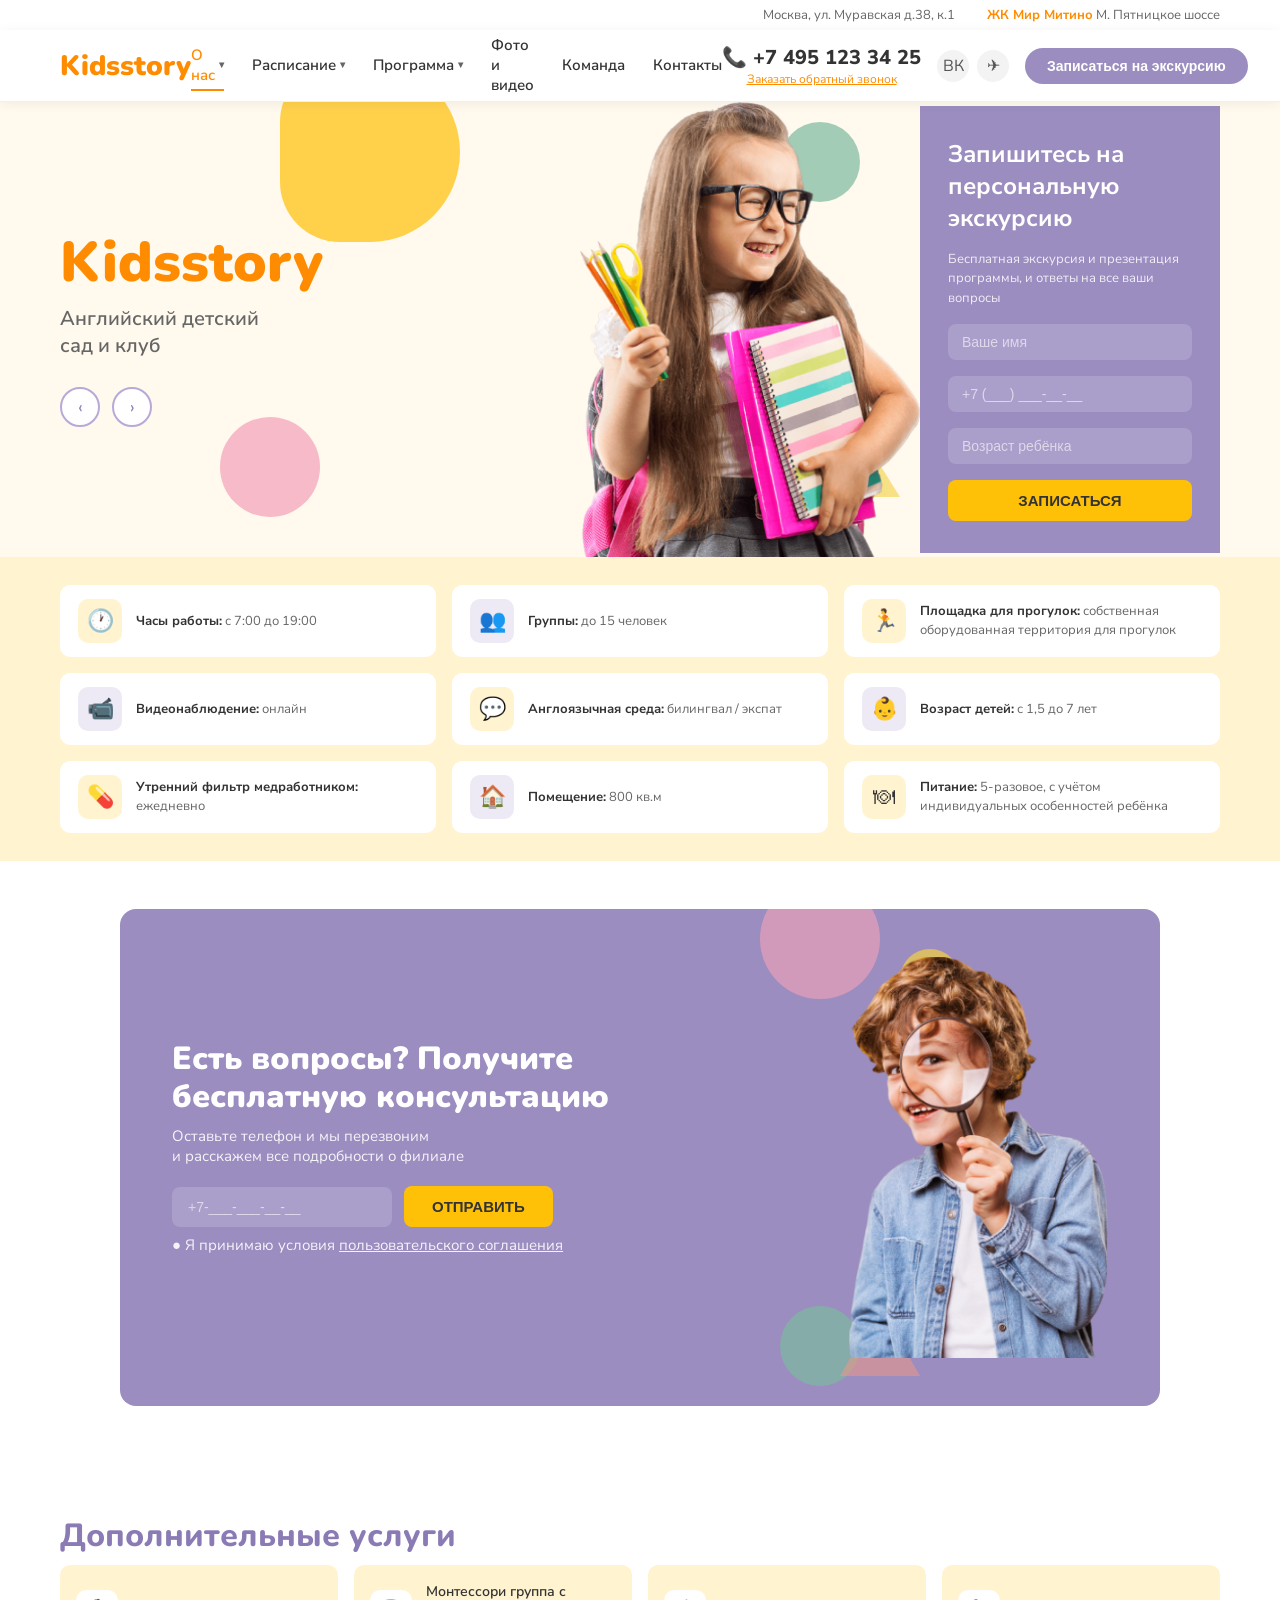
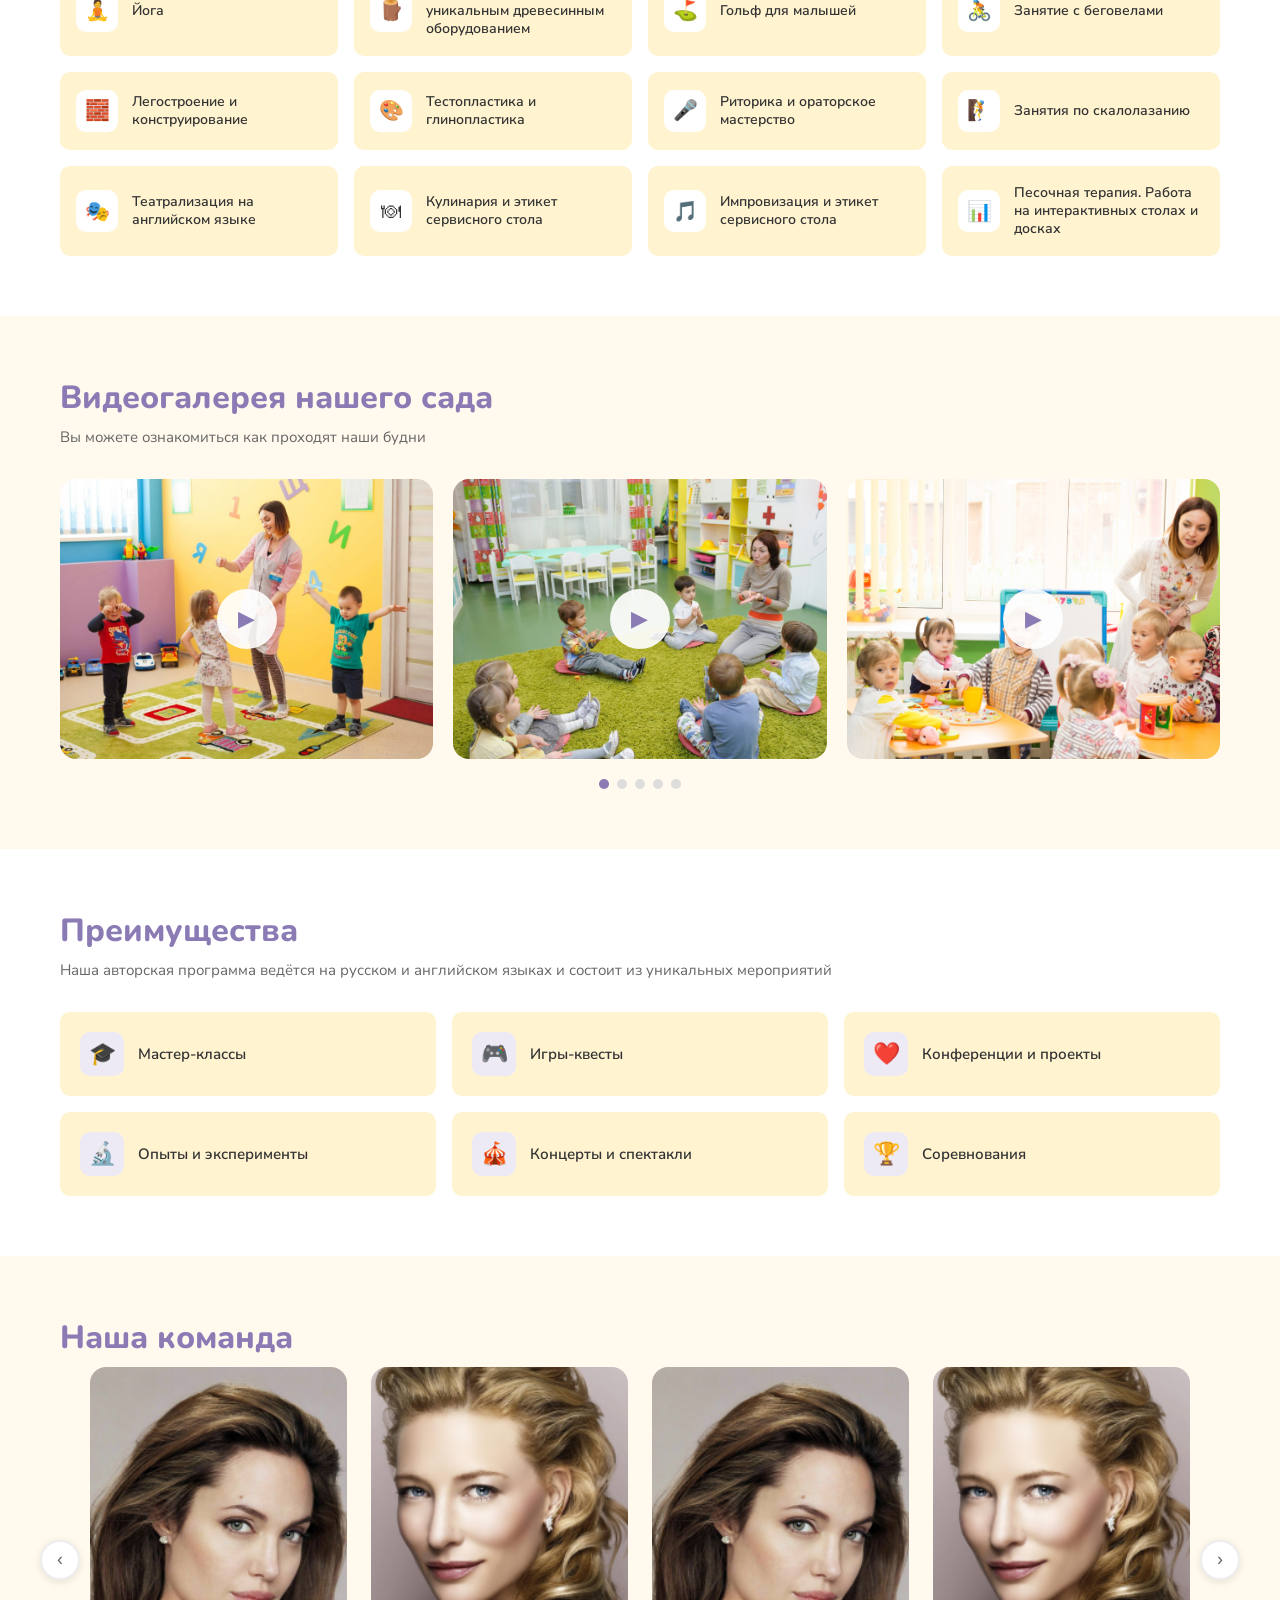
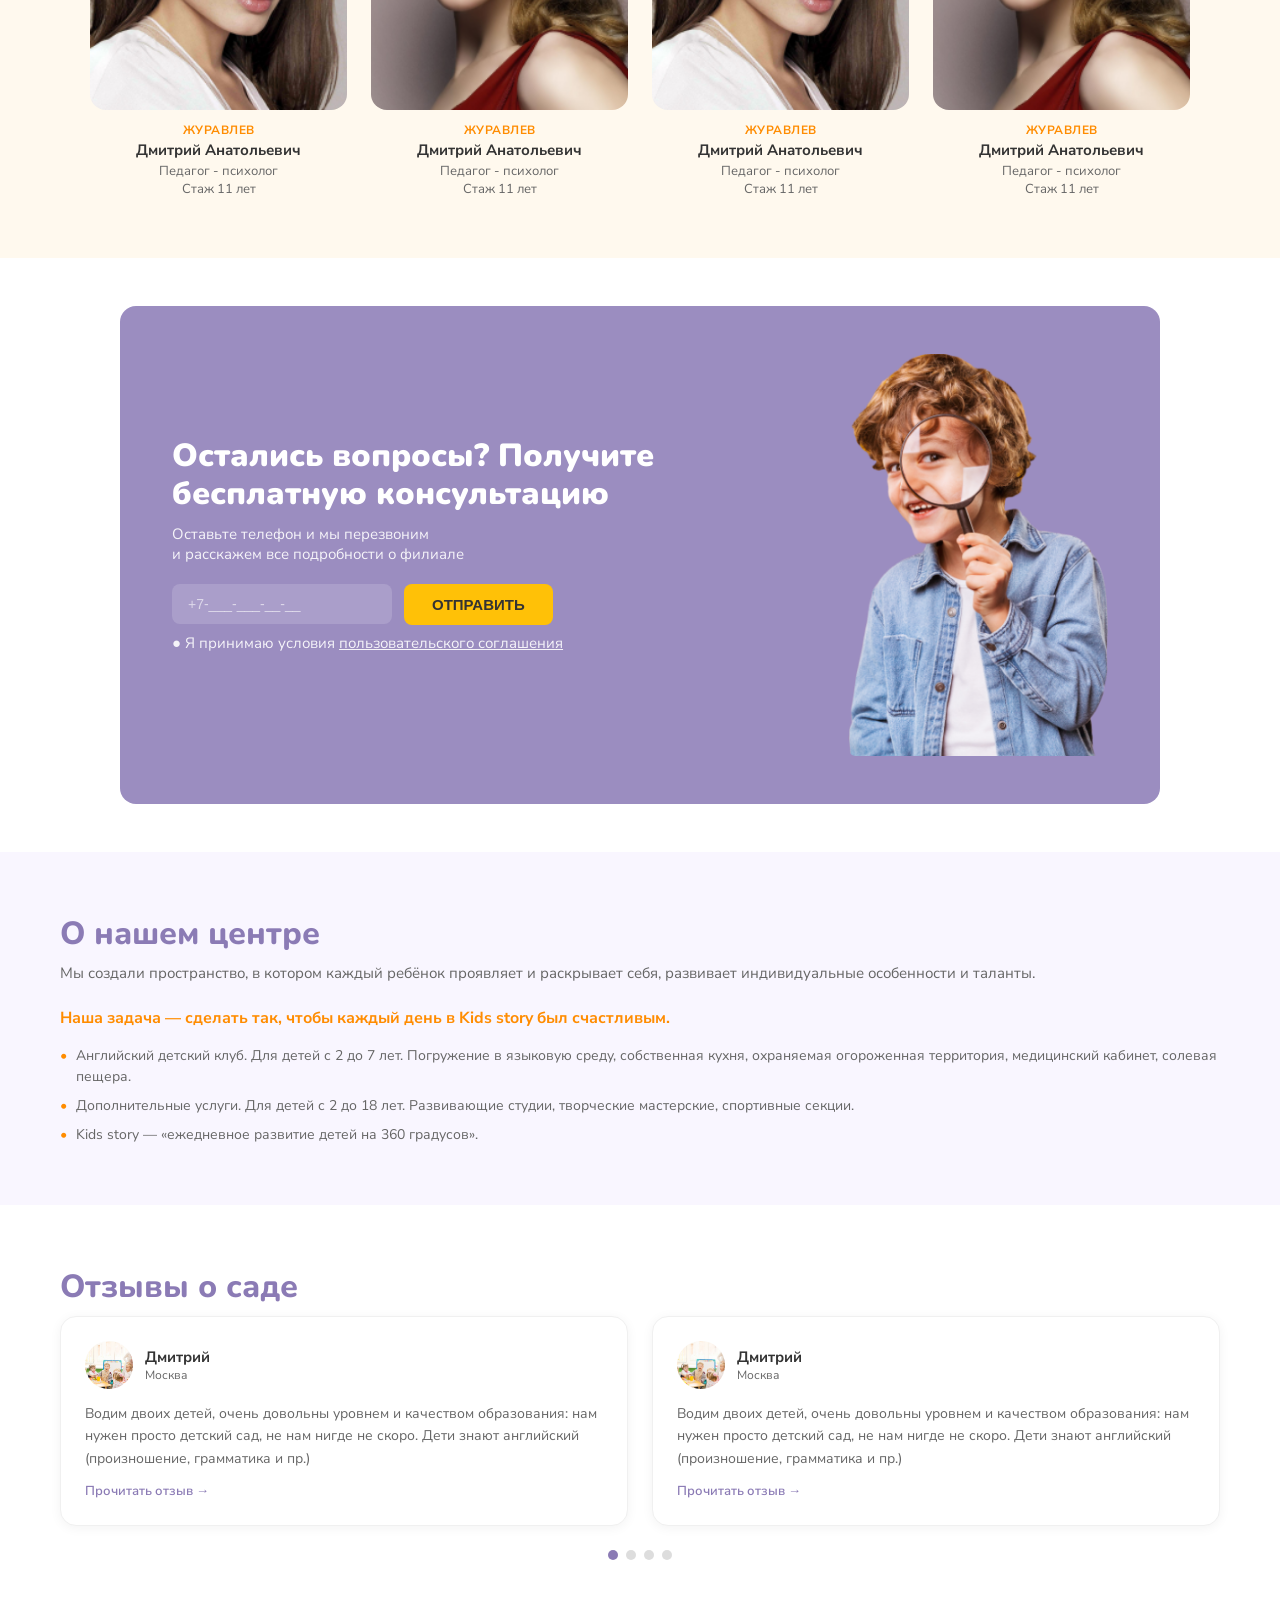
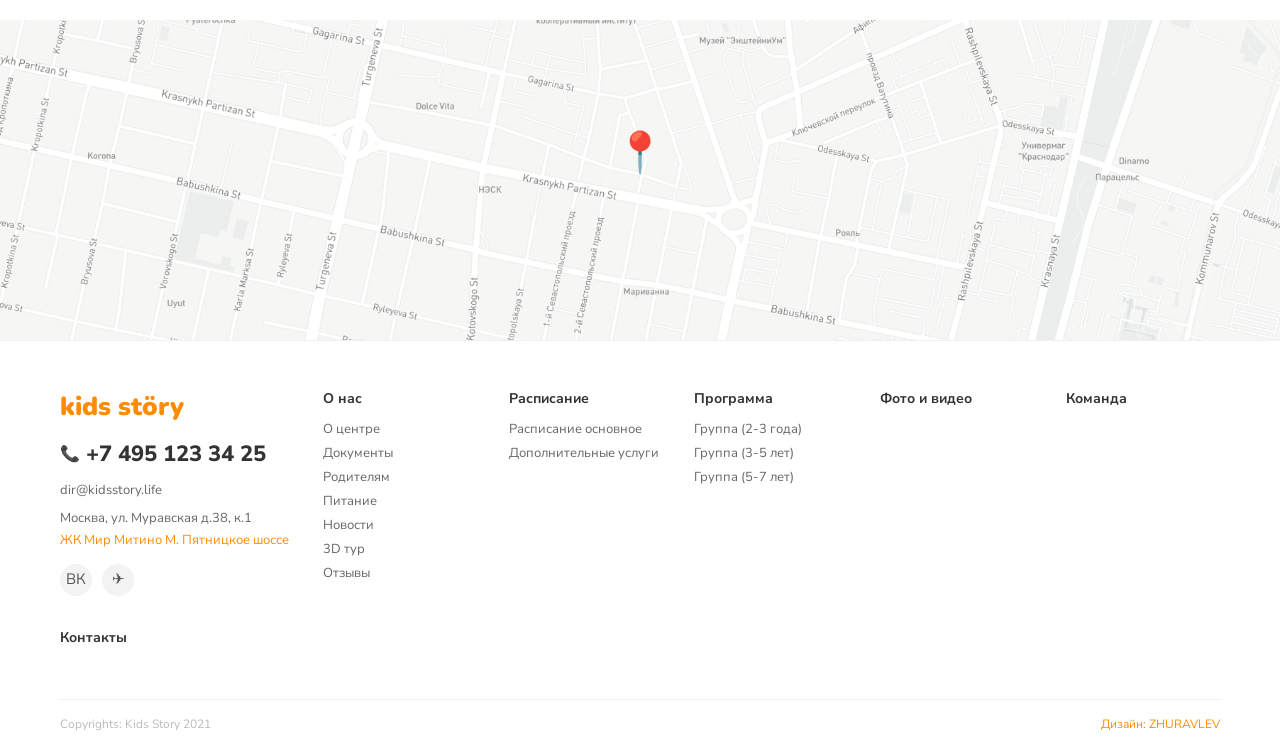
<file: index.html>
<!DOCTYPE html>
<html lang="ru">
<head>
<meta charset="UTF-8">
<meta name="viewport" content="width=device-width, initial-scale=1.0">
<title>Kids Story — Английский детский сад и клуб</title>
<link href="https://fonts.googleapis.com/css2?family=Nunito:wght@400;500;600;700;800;900&family=Nunito+Sans:wght@400;600;700&display=swap" rel="stylesheet">
<link rel="stylesheet" href="style.css">
<style>
  .hero { align-items: center; }
  .hero-img {
    align-self: center;
    display: flex;
    align-items: center;
    justify-content: center;
  }
  .hero-img img { display: block; margin: 0 auto; }
  .cta-banner { align-items: center; }
  .cta-banner-img {
    align-self: center;
    display: flex;
    align-items: center;
    justify-content: center;
  }
  .cta-banner-img img { display: block; margin: 0 auto; }
  .footer-col h3 { font-weight: 700; font-size: 14px; margin-bottom: 12px; }
</style>
</head>
<body>


<div class="topbar">
  <a href="#">Москва, ул. Муравская д.38, к.1</a>
  <a href="#"><strong>ЖК Мир Митино</strong> М. Пятницкое шоссе</a>
</div>


<header>
    <a href="index.html" class="logo">
        Kidsstory
    </a>

  <nav>
    <a href="index.html" class="nav-item active">О нас <span class="arrow">▾</span></a>
    <a href="raspisanie.html" class="nav-item">Расписание <span class="arrow">▾</span></a>
    <a href="services.html" class="nav-item">Программа <span class="arrow">▾</span></a>
    <a href="index.html#foto-video" class="nav-item">Фото и видео</a>
    <a href="index.html#komanda" class="nav-item">Команда</a>
    <a href="index.html#kontakty" class="nav-item">Контакты</a>
  </nav>

  <div class="header-right">
    <div class="phone-block">
      <div class="phone">📞 +7 495 123 34 25</div>
      <div class="callback">Заказать обратный звонок</div>
    </div>
    <div class="social-icons">
      <a href="#" title="ВКонтакте">ВК</a>
      <a href="#" title="Telegram">✈</a>
    </div>
    <button class="btn-excursion">Записаться на экскурсию</button>
  </div>
  <button class="hamburger" id="ham" onclick="toggleMenu()" aria-label="Меню">
    <span></span><span></span><span></span>
  </button>
</header>
<div class="mobile-menu" id="mobileMenu">
  <button class="mobile-menu-close" onclick="toggleMenu()">✕</button>
  <a href="index.html" onclick="toggleMenu()">О нас</a>
  <a href="raspisanie.html" onclick="toggleMenu()">Расписание</a>
  <a href="services.html" onclick="toggleMenu()">Программа</a>
  <a href="index.html#foto-video" onclick="toggleMenu()">Фото и видео</a>
  <a href="index.html#komanda" onclick="toggleMenu()">Команда</a>
  <a href="index.html#kontakty" onclick="toggleMenu()">Контакты</a>
  <button class="mob-btn" onclick="toggleMenu()">Записаться на экскурсию</button>
  <div class="mob-phone">📞 +7 495 123 34 25</div>
</div>


<div class="hero">
  <div class="hero-left">
    <h1><span>Kidsstory</span></h1>
    <p class="hero-subtitle">Английский детский<br>сад и клуб</p>
    <div class="slider-controls">
      <div class="slider-btn">‹</div>
      <div class="slider-btn">›</div>
    </div>
  </div>


  <div class="hero-shape shape-yellow"></div>
  <div class="hero-shape shape-pink"></div>
  <div class="hero-shape shape-green"></div>
  <div class="shape-triangle"></div>

  <div class="hero-img">
    <img src="images/img_5_1614600055_48-p-shkola-na-belom-fone-61_1.png" alt="Ребёнок">
  </div>

  <div class="hero-form">
    <h2>Запишитесь на персональную экскурсию</h2>
    <p>Бесплатная экскурсия и презентация программы, и ответы на все ваши вопросы</p>
    <div class="form-group"><input type="text" placeholder="Ваше имя"></div>
    <div class="form-group"><input type="tel" placeholder="+7 (___) ___-__-__"></div>
    <div class="form-group"><input type="text" placeholder="Возраст ребёнка"></div>
    <button class="btn-submit">ЗАПИСАТЬСЯ</button>
  </div>
</div>


<div class="info-row">
  <div class="info-grid">
    <div class="info-item">
      <div class="info-icon icon-yellow">🕐</div>
      <div class="info-item-text"><strong>Часы работы:</strong> <span>с 7:00 до 19:00</span></div>
    </div>
    <div class="info-item">
      <div class="info-icon icon-purple">👥</div>
      <div class="info-item-text"><strong>Группы:</strong> <span>до 15 человек</span></div>
    </div>
    <div class="info-item">
      <div class="info-icon icon-yellow">🏃</div>
      <div class="info-item-text"><strong>Площадка для прогулок:</strong> <span>собственная оборудованная территория для прогулок</span></div>
    </div>
    <div class="info-item">
      <div class="info-icon icon-purple">📹</div>
      <div class="info-item-text"><strong>Видеонаблюдение:</strong> <span>онлайн</span></div>
    </div>
    <div class="info-item">
      <div class="info-icon icon-yellow">💬</div>
      <div class="info-item-text"><strong>Англоязычная среда:</strong> <span>билингвал / экспат</span></div>
    </div>
    <div class="info-item">
      <div class="info-icon icon-purple">👶</div>
      <div class="info-item-text"><strong>Возраст детей:</strong> <span>с 1,5 до 7 лет</span></div>
    </div>
    <div class="info-item">
      <div class="info-icon icon-yellow">💊</div>
      <div class="info-item-text"><strong>Утренний фильтр медработником:</strong> <span>ежедневно</span></div>
    </div>
    <div class="info-item">
      <div class="info-icon icon-purple">🏠</div>
      <div class="info-item-text"><strong>Помещение:</strong> <span>800 кв.м</span></div>
    </div>
    <div class="info-item">
      <div class="info-icon icon-yellow">🍽</div>
      <div class="info-item-text"><strong>Питание:</strong> <span>5-разовое, с учётом индивидуальных особенностей ребёнка</span></div>
    </div>
  </div>
</div>


<div class="cta-wrap-outer" style="padding: 48px 60px; background: #fff;">
  <div class="cta-banner">
    <div class="cta-shape-1"></div>
    <div class="cta-shape-2"></div>
    <div class="cta-shape-3"></div>
    <div class="cta-triangle"></div>
    <div class="cta-banner-text">
      <h2>Есть вопросы? Получите<br>бесплатную консультацию</h2>
      <p>Оставьте телефон и мы перезвоним<br>и расскажем все подробности о филиале</p>
      <div class="cta-form">
        <input type="tel" placeholder="+7-___-___-__-__">
        <button class="btn-submit" style="width:auto;padding:12px 28px;">ОТПРАВИТЬ</button>
      </div>
      <p class="privacy-note">● Я принимаю условия <a href="#">пользовательского соглашения</a></p>
    </div>
    <div class="cta-banner-img">
      <img src="images/img_6_Positive_curious_schoolboy_in_casual_wear_looking_.png" alt="Ребёнок с лупой">
    </div>
  </div>
</div>


<section>
  <h2 class="section-title">Дополнительные услуги</h2>
  <div class="services-grid">
    <div class="service-card">
      <div class="service-icon">🧘</div>
      <span>Йога</span>
    </div>
    <div class="service-card">
      <div class="service-icon">🪵</div>
      <span>Монтессори группа с уникальным древесинным оборудованием</span>
    </div>
    <div class="service-card">
      <div class="service-icon">⛳</div>
      <span>Гольф для малышей</span>
    </div>
    <div class="service-card">
      <div class="service-icon">🚴</div>
      <span>Занятие с беговелами</span>
    </div>
    <div class="service-card">
      <div class="service-icon">🧱</div>
      <span>Легостроение и конструирование</span>
    </div>
    <div class="service-card">
      <div class="service-icon">🎨</div>
      <span>Тестопластика и глинопластика</span>
    </div>
    <div class="service-card">
      <div class="service-icon">🎤</div>
      <span>Риторика и ораторское мастерство</span>
    </div>
    <div class="service-card">
      <div class="service-icon">🧗</div>
      <span>Занятия по скалолазанию</span>
    </div>
    <div class="service-card">
      <div class="service-icon">🎭</div>
      <span>Театрализация на английском языке</span>
    </div>
    <div class="service-card">
      <div class="service-icon">🍽</div>
      <span>Кулинария и этикет сервисного стола</span>
    </div>
    <div class="service-card">
      <div class="service-icon">🎵</div>
      <span>Импровизация и этикет сервисного стола</span>
    </div>
    <div class="service-card">
      <div class="service-icon">📊</div>
      <span>Песочная терапия. Работа на интерактивных столах и досках</span>
    </div>
  </div>
</section>


<section class="gallery-section" id="foto-video">
  <h2 class="section-title">Видеогалерея нашего сада</h2>
  <p class="section-subtitle">Вы можете ознакомиться как проходят наши будни</p>
  <div class="video-grid">
    <div class="video-thumb">
      <img src="images/img_2_8162774360354054_4c1e_1.png" alt="Галерея 1">
      <div class="play-btn"><div class="play-btn-circle">▶</div></div>
    </div>
    <div class="video-thumb">
      <img src="images/img_21_vospitatel_dolzhen_2.png" alt="Галерея 2">
      <div class="play-btn"><div class="play-btn-circle">▶</div></div>
    </div>
    <div class="video-thumb">
      <img src="images/img_22_1532352878_2.png" alt="Галерея 3">
      <div class="play-btn"><div class="play-btn-circle">▶</div></div>
    </div>
  </div>
  <div class="dots">
    <div class="dot active"></div>
    <div class="dot"></div>
    <div class="dot"></div>
    <div class="dot"></div>
    <div class="dot"></div>
  </div>
</section>


<section>
  <h2 class="section-title">Преимущества</h2>
  <p class="section-subtitle">Наша авторская программа ведётся на русском и английском языках и состоит из уникальных мероприятий</p>
  <div class="advantages-grid">
    <div class="adv-card">
      <div class="adv-icon">🎓</div>
      <span>Мастер-классы</span>
    </div>
    <div class="adv-card">
      <div class="adv-icon">🎮</div>
      <span>Игры-квесты</span>
    </div>
    <div class="adv-card">
      <div class="adv-icon">❤️</div>
      <span>Конференции и проекты</span>
    </div>
    <div class="adv-card">
      <div class="adv-icon">🔬</div>
      <span>Опыты и эксперименты</span>
    </div>
    <div class="adv-card">
      <div class="adv-icon">🎪</div>
      <span>Концерты и спектакли</span>
    </div>
    <div class="adv-card">
      <div class="adv-icon">🏆</div>
      <span>Соревнования</span>
    </div>
  </div>
</section>


<section style="background: var(--bg-cream);" id="komanda">
  <h2 class="section-title">Наша команда</h2>
  <div style="position: relative; padding: 0 30px;">
    <button class="slider-arrow left">‹</button>
    <div class="team-slider">
      <div class="team-card">
        <div class="team-photo"><img src="images/img_9_Angelina_Jolie_2018_Actress_HD_Posters_2560x1920_1.png" alt="Педагог"></div>
        <div class="team-name">ЖУРАВЛЕВ</div>
        <div class="team-fullname">Дмитрий Анатольевич</div>
        <div class="team-role">Педагог - психолог</div>
        <div class="team-exp">Стаж 11 лет</div>
      </div>
      <div class="team-card">
        <div class="team-photo"><img src="images/img_10_celebrity-girls-wallpapers-1920x1200-00011_1.png" alt="Педагог"></div>
        <div class="team-name">ЖУРАВЛЕВ</div>
        <div class="team-fullname">Дмитрий Анатольевич</div>
        <div class="team-role">Педагог - психолог</div>
        <div class="team-exp">Стаж 11 лет</div>
      </div>
      <div class="team-card">
        <div class="team-photo"><img src="images/img_9_Angelina_Jolie_2018_Actress_HD_Posters_2560x1920_1.png" alt="Педагог"></div>
        <div class="team-name">ЖУРАВЛЕВ</div>
        <div class="team-fullname">Дмитрий Анатольевич</div>
        <div class="team-role">Педагог - психолог</div>
        <div class="team-exp">Стаж 11 лет</div>
      </div>
      <div class="team-card">
        <div class="team-photo"><img src="images/img_10_celebrity-girls-wallpapers-1920x1200-00011_1.png" alt="Педагог"></div>
        <div class="team-name">ЖУРАВЛЕВ</div>
        <div class="team-fullname">Дмитрий Анатольевич</div>
        <div class="team-role">Педагог - психолог</div>
        <div class="team-exp">Стаж 11 лет</div>
      </div>
    </div>
    <button class="slider-arrow right">›</button>
  </div>
</section>


<div class="cta-wrap-outer" style="padding: 48px 60px; background: #fff;">
  <div class="cta-banner" style="background: #9B8DC0;">
    <div class="cta-banner-text">
      <h2>Остались вопросы? Получите<br>бесплатную консультацию</h2>
      <p>Оставьте телефон и мы перезвоним<br>и расскажем все подробности о филиале</p>
      <div class="cta-form">
        <input type="tel" placeholder="+7-___-___-__-__">
        <button class="btn-submit" style="width:auto;padding:12px 28px;">ОТПРАВИТЬ</button>
      </div>
      <p class="privacy-note">● Я принимаю условия <a href="#">пользовательского соглашения</a></p>
    </div>
    <div class="cta-banner-img">
      <img src="images/img_6_Positive_curious_schoolboy_in_casual_wear_looking_.png" alt="Девочка со школьными принадлежностями">
    </div>
  </div>
</div>


<section class="about-section">
  <h2 class="section-title">О нашем центре</h2>
  <p style="margin-bottom:24px; font-size:15px; color:var(--text-light);">
    Мы создали пространство, в котором каждый ребёнок проявляет и раскрывает себя, развивает индивидуальные особенности и таланты.
  </p>
  <p class="mission" style="color:var(--orange); font-weight:700; margin-bottom:16px;">Наша задача — сделать так, чтобы каждый день в Kids story был счастливым.</p>
  <ul style="display:flex; flex-direction:column; gap:8px; margin-top:12px;">
    <li style="font-size:14px; color:var(--text-light); padding-left:16px; position:relative; line-height:1.5;">
      <span style="position:absolute;left:0;color:var(--orange);">•</span>
      Английский детский клуб. Для детей с 2 до 7 лет. Погружение в языковую среду, собственная кухня, охраняемая огороженная территория, медицинский кабинет, солевая пещера.
    </li>
    <li style="font-size:14px; color:var(--text-light); padding-left:16px; position:relative; line-height:1.5;">
      <span style="position:absolute;left:0;color:var(--orange);">•</span>
      Дополнительные услуги. Для детей с 2 до 18 лет. Развивающие студии, творческие мастерские, спортивные секции.
    </li>
    <li style="font-size:14px; color:var(--text-light); padding-left:16px; position:relative; line-height:1.5;">
      <span style="position:absolute;left:0;color:var(--orange);">•</span>
      Kids story — «ежедневное развитие детей на 360 градусов».
    </li>
  </ul>
</section>


<section id="otzyvy">
  <h2 class="section-title">Отзывы о саде</h2>
  <div class="reviews-grid">
    <div class="review-card">
      <div class="review-header">
        <div class="reviewer-avatar">
          <img src="images/img_22_1532352878_2.png" alt="Дмитрий">
        </div>
        <div>
          <div class="reviewer-name">Дмитрий</div>
          <div class="reviewer-city">Москва</div>
        </div>
      </div>
      <p class="review-text">
        Водим двоих детей, очень довольны уровнем и качеством образования: нам нужен просто детский сад, не нам нигде не скоро. Дети знают английский (произношение, грамматика и пр.)
      </p>
      <a href="#" class="review-link">Прочитать отзыв →</a>
    </div>
    <div class="review-card">
      <div class="review-header">
        <div class="reviewer-avatar">
          <img src="images/img_24_1532352878_1.png" alt="Дмитрий">
        </div>
        <div>
          <div class="reviewer-name">Дмитрий</div>
          <div class="reviewer-city">Москва</div>
        </div>
      </div>
      <p class="review-text">
        Водим двоих детей, очень довольны уровнем и качеством образования: нам нужен просто детский сад, не нам нигде не скоро. Дети знают английский (произношение, грамматика и пр.)
      </p>
      <a href="#" class="review-link">Прочитать отзыв →</a>
    </div>
  </div>
  <div class="dots" style="margin-top:24px;">
    <div class="dot active"></div>
    <div class="dot"></div>
    <div class="dot"></div>
    <div class="dot"></div>
  </div>
</section>


<div class="map-section" id="kontakty">
  <div class="map-placeholder">
    <img src="images/img_4_Mapsicle_Map.png" alt="Карта">
    <div class="map-pin">📍</div>
  </div>
</div>


<footer>
  <div class="footer-top">
    <div>
      <div class="footer-logo">kids störy</div>
      <div class="footer-contact">
        <div class="big-phone">+7 495 123 34 25</div>
        <div style="margin-top:6px;">dir@kidsstory.life</div>
        <div style="margin-top:6px;">Москва, ул. Муравская д.38, к.1<br><a href="#">ЖК Мир Митино М. Пятницкое шоссе</a></div>
        <div class="footer-social">
          <a href="https://vk.com/" title="ВКонтакте" target="_blank" rel="noopener noreferrer">ВК</a>
          <a href="#" title="Telegram">✈</a>
        </div>
      </div>
    </div>
    <div class="footer-col">
      <h3>О нас</h3>
      <ul>
        <li><a href="index.html">О центре</a></li>
        <li><a href="#">Документы</a></li>
        <li><a href="#">Родителям</a></li>
        <li><a href="#">Питание</a></li>
        <li><a href="#">Новости</a></li>
        <li><a href="#">3D тур</a></li>
        <li><a href="index.html#otzyvy">Отзывы</a></li>
      </ul>
    </div>
    <div class="footer-col">
      <h3>Расписание</h3>
      <ul>
        <li><a href="raspisanie.html">Расписание основное</a></li>
        <li><a href="services.html">Дополнительные услуги</a></li>
      </ul>
    </div>
    <div class="footer-col">
      <h3>Программа</h3>
      <ul>
        <li><a href="#">Группа (2-3 года)</a></li>
        <li><a href="#">Группа (3-5 лет)</a></li>
        <li><a href="#">Группа (5-7 лет)</a></li>
      </ul>
    </div>
    <div class="footer-col">
      <h3>Фото и видео</h3>
      <ul></ul>
    </div>
    <div class="footer-col">
      <h3>Команда</h3>
      <ul></ul>
    </div>
    <div class="footer-col">
      <h3>Контакты</h3>
      <ul></ul>
    </div>
  </div>
  <div class="footer-bottom">
    <p>Copyrights: Kids Story 2021</p>
    <a href="#">Дизайн: ZHURAVLEV</a>
  </div>
</footer>

<script>
function toggleMenu(){
  var m=document.getElementById("mobileMenu");
  var h=document.getElementById("ham");
  m.classList.toggle("open");
  h.classList.toggle("open");
  document.body.style.overflow=m.classList.contains("open")?"hidden":"";
}
</script>
</body>
</html>
</file>
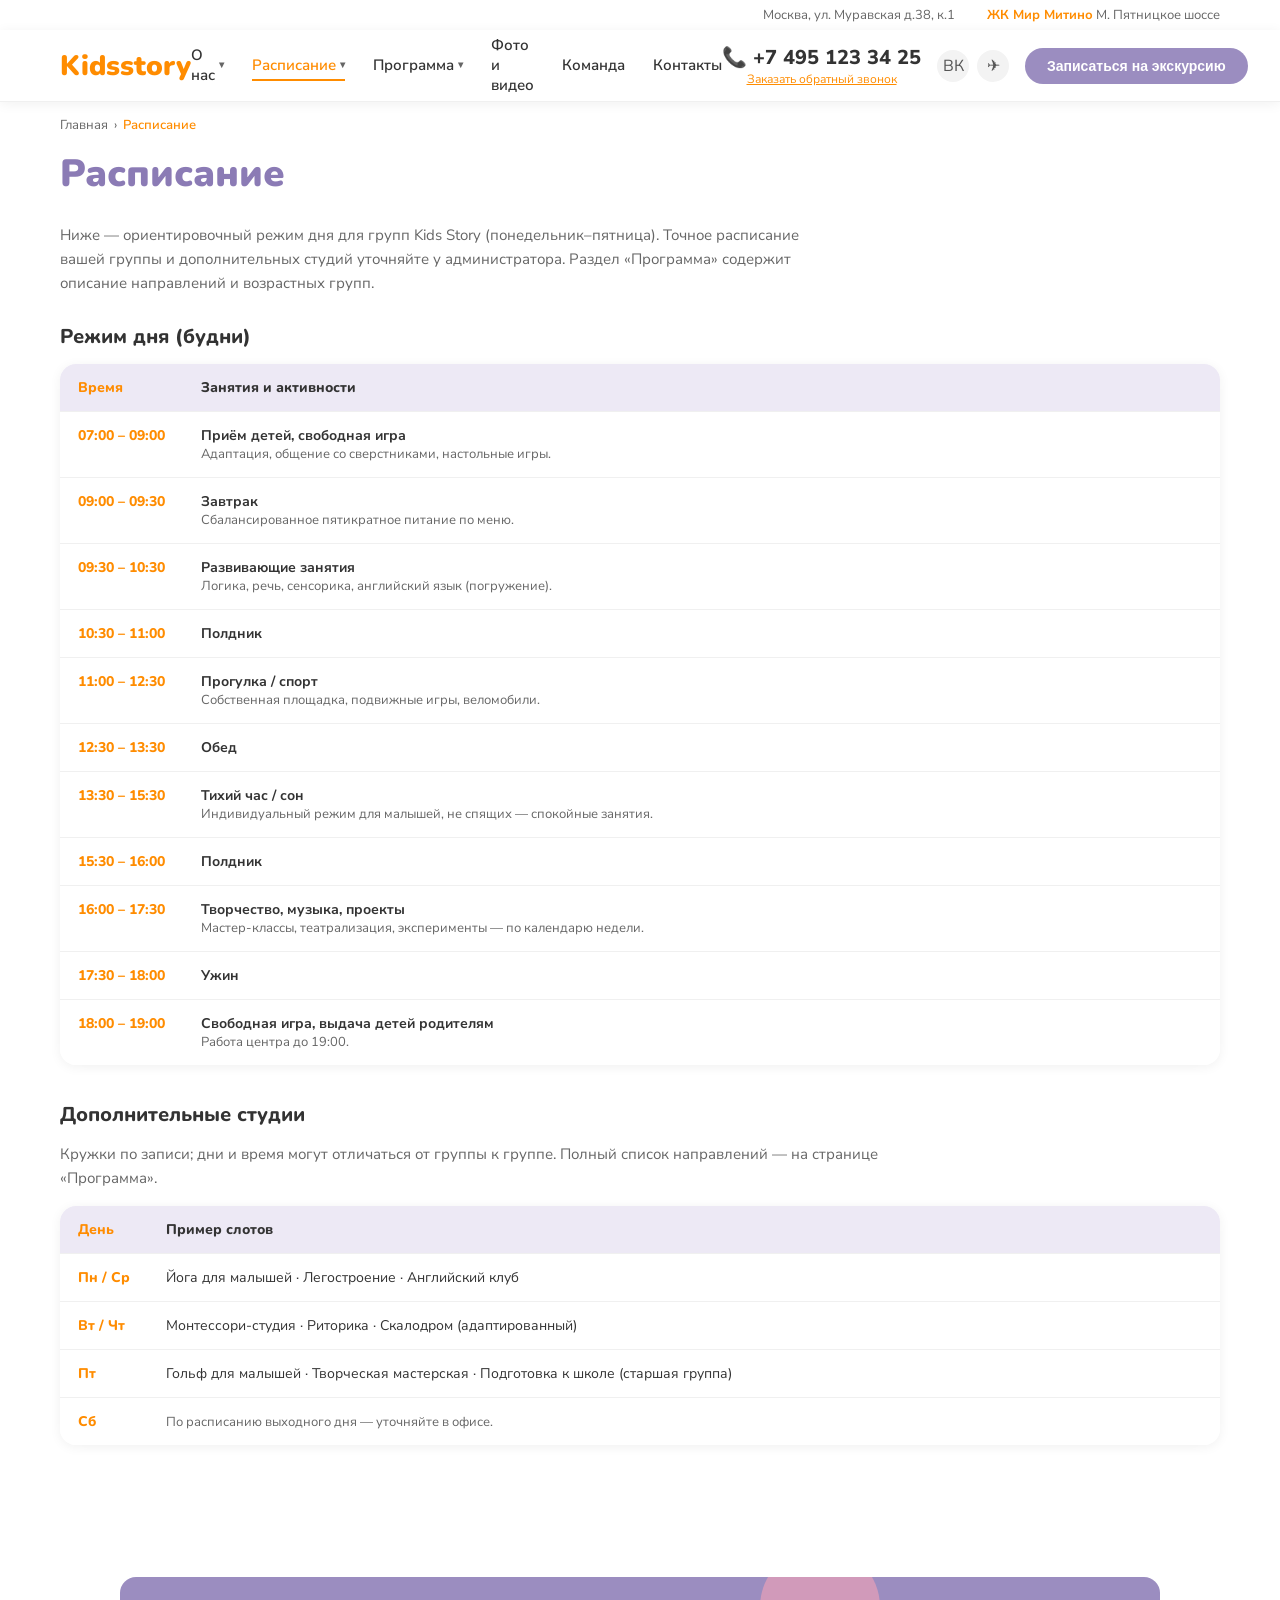
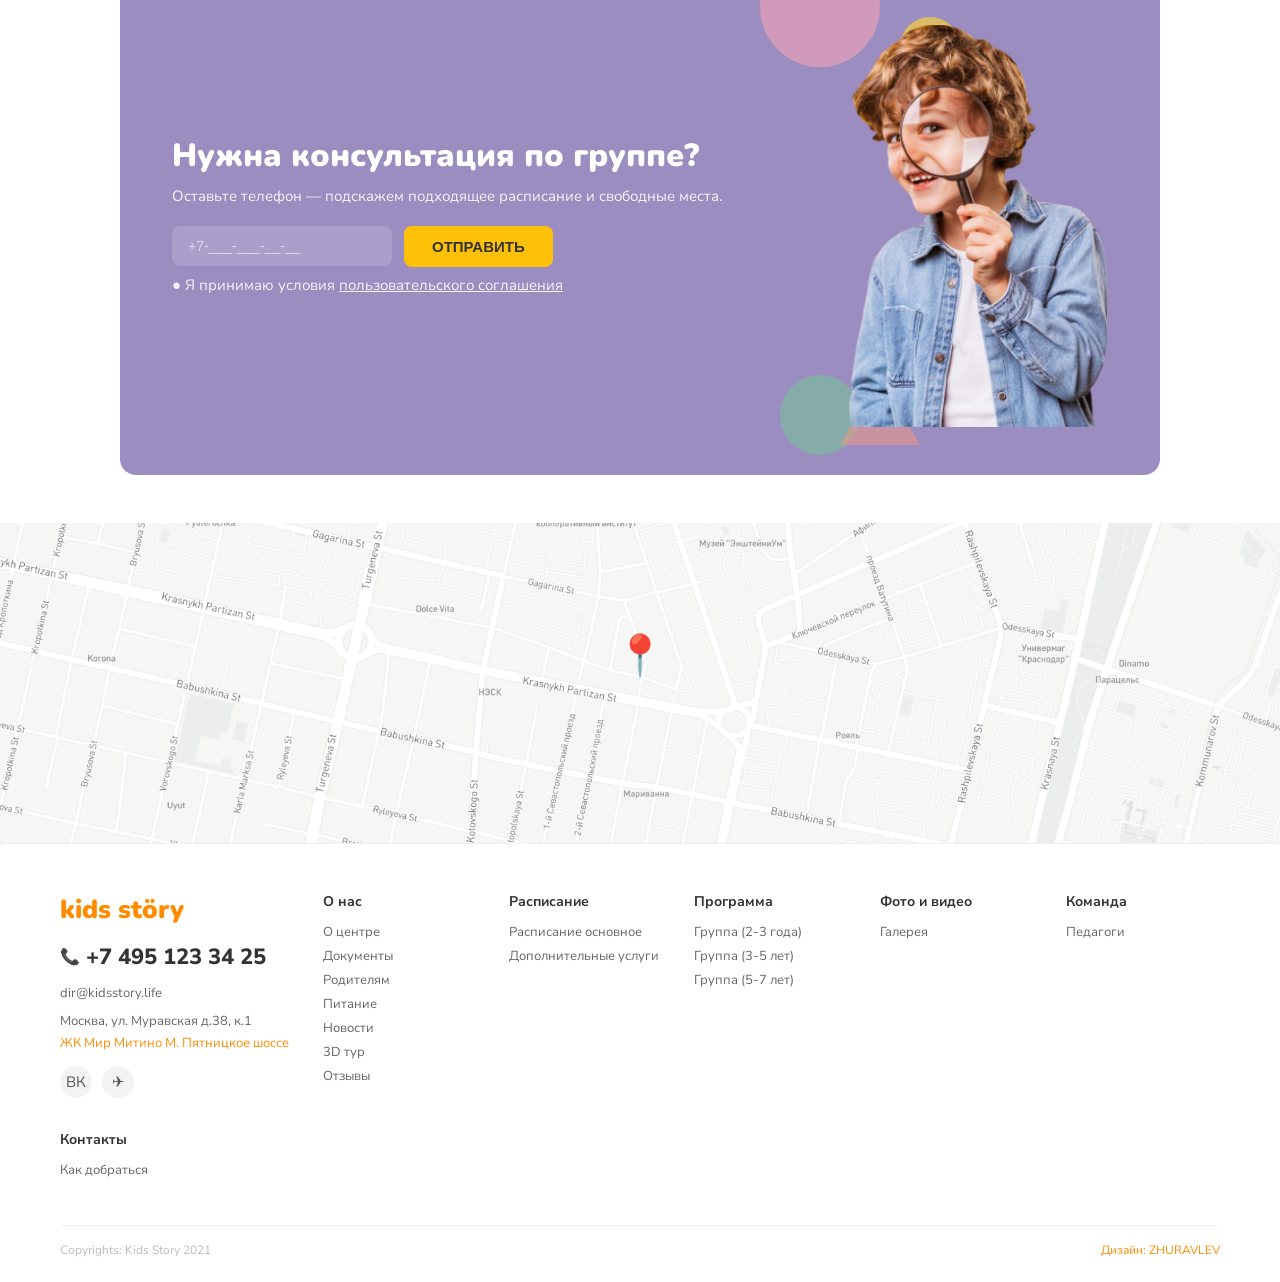
<file: raspisanie.html>
<!DOCTYPE html>
<html lang="ru">
<head>
<meta charset="UTF-8">
<meta name="viewport" content="width=device-width, initial-scale=1.0">
<title>Расписание — Kids Story</title>
<link href="https://fonts.googleapis.com/css2?family=Nunito:wght@400;500;600;700;800;900&family=Nunito+Sans:wght@400;600;700&display=swap" rel="stylesheet">
<link rel="stylesheet" href="style.css">
</head>
<body>

<div class="topbar">
  <a href="#">Москва, ул. Муравская д.38, к.1</a>
  <a href="#"><strong>ЖК Мир Митино</strong> М. Пятницкое шоссе</a>
</div>

<header>
    <a href="index.html" class="logo">
        Kidsstory
    </a>
  <nav>
    <a href="index.html" class="nav-item">О нас <span class="arrow">▾</span></a>
    <a href="raspisanie.html" class="nav-item active">Расписание <span class="arrow">▾</span></a>
    <a href="services.html" class="nav-item">Программа <span class="arrow">▾</span></a>
    <a href="index.html#foto-video" class="nav-item">Фото и видео</a>
    <a href="index.html#komanda" class="nav-item">Команда</a>
    <a href="index.html#kontakty" class="nav-item">Контакты</a>
  </nav>
  <div class="header-right">
    <div class="phone-block">
      <div class="phone">📞 +7 495 123 34 25</div>
      <div class="callback">Заказать обратный звонок</div>
    </div>
    <div class="social-icons">
      <a href="#" title="ВКонтакте">ВК</a>
      <a href="#" title="Telegram">✈</a>
    </div>
    <button class="btn-excursion" type="button">Записаться на экскурсию</button>
  </div>
  <button class="hamburger" id="ham" onclick="toggleMenu()" aria-label="Меню">
    <span></span><span></span><span></span>
  </button>
</header>
<div class="mobile-menu" id="mobileMenu">
  <button class="mobile-menu-close" onclick="toggleMenu()">✕</button>
  <a href="index.html" onclick="toggleMenu()">О нас</a>
  <a href="raspisanie.html" onclick="toggleMenu()">Расписание</a>
  <a href="services.html" onclick="toggleMenu()">Программа</a>
  <a href="index.html#foto-video" onclick="toggleMenu()">Фото и видео</a>
  <a href="index.html#komanda" onclick="toggleMenu()">Команда</a>
  <a href="index.html#kontakty" onclick="toggleMenu()">Контакты</a>
  <button class="mob-btn" onclick="toggleMenu()">Записаться на экскурсию</button>
  <div class="mob-phone">📞 +7 495 123 34 25</div>
</div>

<div class="breadcrumb">
  <a href="index.html">Главная</a><span class="sep">›</span><span class="current">Расписание</span>
</div>

<h1 class="page-title">Расписание</h1>
<p class="page-intro">
  Ниже — ориентировочный режим дня для групп Kids Story (понедельник–пятница). Точное расписание вашей группы и дополнительных студий уточняйте у администратора.
  Раздел «Программа» содержит описание направлений и возрастных групп.
</p>

<section class="schedule-section">
  <h2 class="schedule-block-title">Режим дня (будни)</h2>
  <div class="schedule-wrap">
    <table class="schedule-table">
      <thead>
        <tr>
          <th class="col-time">Время</th>
          <th>Занятия и активности</th>
        </tr>
      </thead>
      <tbody>
        <tr>
          <td class="col-time">07:00 – 09:00</td>
          <td>
            <strong>Приём детей, свободная игра</strong>
            <div class="muted">Адаптация, общение со сверстниками, настольные игры.</div>
          </td>
        </tr>
        <tr>
          <td class="col-time">09:00 – 09:30</td>
          <td>
            <strong>Завтрак</strong>
            <div class="muted">Сбалансированное пятикратное питание по меню.</div>
          </td>
        </tr>
        <tr>
          <td class="col-time">09:30 – 10:30</td>
          <td>
            <strong>Развивающие занятия</strong>
            <div class="muted">Логика, речь, сенсорика, английский язык (погружение).</div>
          </td>
        </tr>
        <tr>
          <td class="col-time">10:30 – 11:00</td>
          <td><strong>Полдник</strong></td>
        </tr>
        <tr>
          <td class="col-time">11:00 – 12:30</td>
          <td>
            <strong>Прогулка / спорт</strong>
            <div class="muted">Собственная площадка, подвижные игры, веломобили.</div>
          </td>
        </tr>
        <tr>
          <td class="col-time">12:30 – 13:30</td>
          <td><strong>Обед</strong></td>
        </tr>
        <tr>
          <td class="col-time">13:30 – 15:30</td>
          <td>
            <strong>Тихий час / сон</strong>
            <div class="muted">Индивидуальный режим для малышей, не спящих — спокойные занятия.</div>
          </td>
        </tr>
        <tr>
          <td class="col-time">15:30 – 16:00</td>
          <td><strong>Полдник</strong></td>
        </tr>
        <tr>
          <td class="col-time">16:00 – 17:30</td>
          <td>
            <strong>Творчество, музыка, проекты</strong>
            <div class="muted">Мастер-классы, театрализация, эксперименты — по календарю недели.</div>
          </td>
        </tr>
        <tr>
          <td class="col-time">17:30 – 18:00</td>
          <td><strong>Ужин</strong></td>
        </tr>
        <tr>
          <td class="col-time">18:00 – 19:00</td>
          <td>
            <strong>Свободная игра, выдача детей родителям</strong>
            <div class="muted">Работа центра до 19:00.</div>
          </td>
        </tr>
      </tbody>
    </table>
  </div>

  <h2 class="schedule-block-title">Дополнительные студии</h2>
  <p class="page-intro" style="padding: 0 0 16px;">Кружки по записи; дни и время могут отличаться от группы к группе. Полный список направлений — на странице «Программа».</p>
  <div class="schedule-wrap">
    <table class="schedule-table">
      <thead>
        <tr>
          <th class="col-time">День</th>
          <th>Пример слотов</th>
        </tr>
      </thead>
      <tbody>
        <tr>
          <td class="col-time">Пн / Ср</td>
          <td>Йога для малышей · Легостроение · Английский клуб</td>
        </tr>
        <tr>
          <td class="col-time">Вт / Чт</td>
          <td>Монтессори-студия · Риторика · Скалодром (адаптированный)</td>
        </tr>
        <tr>
          <td class="col-time">Пт</td>
          <td>Гольф для малышей · Творческая мастерская · Подготовка к школе (старшая группа)</td>
        </tr>
        <tr>
          <td class="col-time">Сб</td>
          <td><span class="muted">По расписанию выходного дня — уточняйте в офисе.</span></td>
        </tr>
      </tbody>
    </table>
  </div>
</section>

<div class="cta-wrap-outer" style="padding: 48px 60px; background: #fff;">
  <div class="cta-banner">
    <div class="cta-shape-1"></div>
    <div class="cta-shape-2"></div>
    <div class="cta-shape-3"></div>
    <div class="cta-triangle"></div>
    <div class="cta-banner-text">
      <h2>Нужна консультация по группе?</h2>
      <p>Оставьте телефон — подскажем подходящее расписание и свободные места.</p>
      <div class="cta-form">
        <input type="tel" placeholder="+7-___-___-__-__">
        <button class="btn-submit" type="button" style="width:auto;padding:12px 28px;">ОТПРАВИТЬ</button>
      </div>
      <p class="privacy-note">● Я принимаю условия <a href="#">пользовательского соглашения</a></p>
    </div>
    <div class="cta-banner-img">
      <img src="images/img_6_Positive_curious_schoolboy_in_casual_wear_looking_.png" alt="Ребёнок">
    </div>
  </div>
</div>

<div class="map-section" id="kontakty">
  <div class="map-placeholder">
    <img src="images/img_4_Mapsicle_Map.png" alt="Карта">
    <div class="map-pin">📍</div>
  </div>
</div>

<footer>
  <div class="footer-top">
    <div>
      <div class="footer-logo">kids störy</div>
      <div class="footer-contact">
        <div class="big-phone">+7 495 123 34 25</div>
        <div style="margin-top:6px;">dir@kidsstory.life</div>
        <div style="margin-top:6px;">Москва, ул. Муравская д.38, к.1<br><a href="#">ЖК Мир Митино М. Пятницкое шоссе</a></div>
        <div class="footer-social">
          <a href="#" title="ВКонтакте">ВК</a>
          <a href="#" title="Telegram">✈</a>
        </div>
      </div>
    </div>
    <div class="footer-col">
      <h4>О нас</h4>
      <ul>
        <li><a href="index.html">О центре</a></li>
        <li><a href="#">Документы</a></li>
        <li><a href="#">Родителям</a></li>
        <li><a href="#">Питание</a></li>
        <li><a href="#">Новости</a></li>
        <li><a href="#">3D тур</a></li>
        <li><a href="index.html#otzyvy">Отзывы</a></li>
      </ul>
    </div>
    <div class="footer-col">
      <h4>Расписание</h4>
      <ul>
        <li><a href="raspisanie.html">Расписание основное</a></li>
        <li><a href="services.html">Дополнительные услуги</a></li>
      </ul>
    </div>
    <div class="footer-col">
      <h4>Программа</h4>
      <ul>
        <li><a href="services.html">Группа (2-3 года)</a></li>
        <li><a href="services.html">Группа (3-5 лет)</a></li>
        <li><a href="services.html">Группа (5-7 лет)</a></li>
      </ul>
    </div>
    <div class="footer-col">
      <h4>Фото и видео</h4>
      <ul>
        <li><a href="index.html#foto-video">Галерея</a></li>
      </ul>
    </div>
    <div class="footer-col">
      <h4>Команда</h4>
      <ul>
        <li><a href="index.html#komanda">Педагоги</a></li>
      </ul>
    </div>
    <div class="footer-col">
      <h4>Контакты</h4>
      <ul>
        <li><a href="index.html#kontakty">Как добраться</a></li>
      </ul>
    </div>
  </div>
  <div class="footer-bottom">
    <p>Copyrights: Kids Story 2021</p>
    <a href="#">Дизайн: ZHURAVLEV</a>
  </div>
</footer>

<script>
function toggleMenu(){
  var m=document.getElementById("mobileMenu");
  var h=document.getElementById("ham");
  m.classList.toggle("open");
  h.classList.toggle("open");
  document.body.style.overflow=m.classList.contains("open")?"hidden":"";
}
</script>
</body>
</html>
</file>
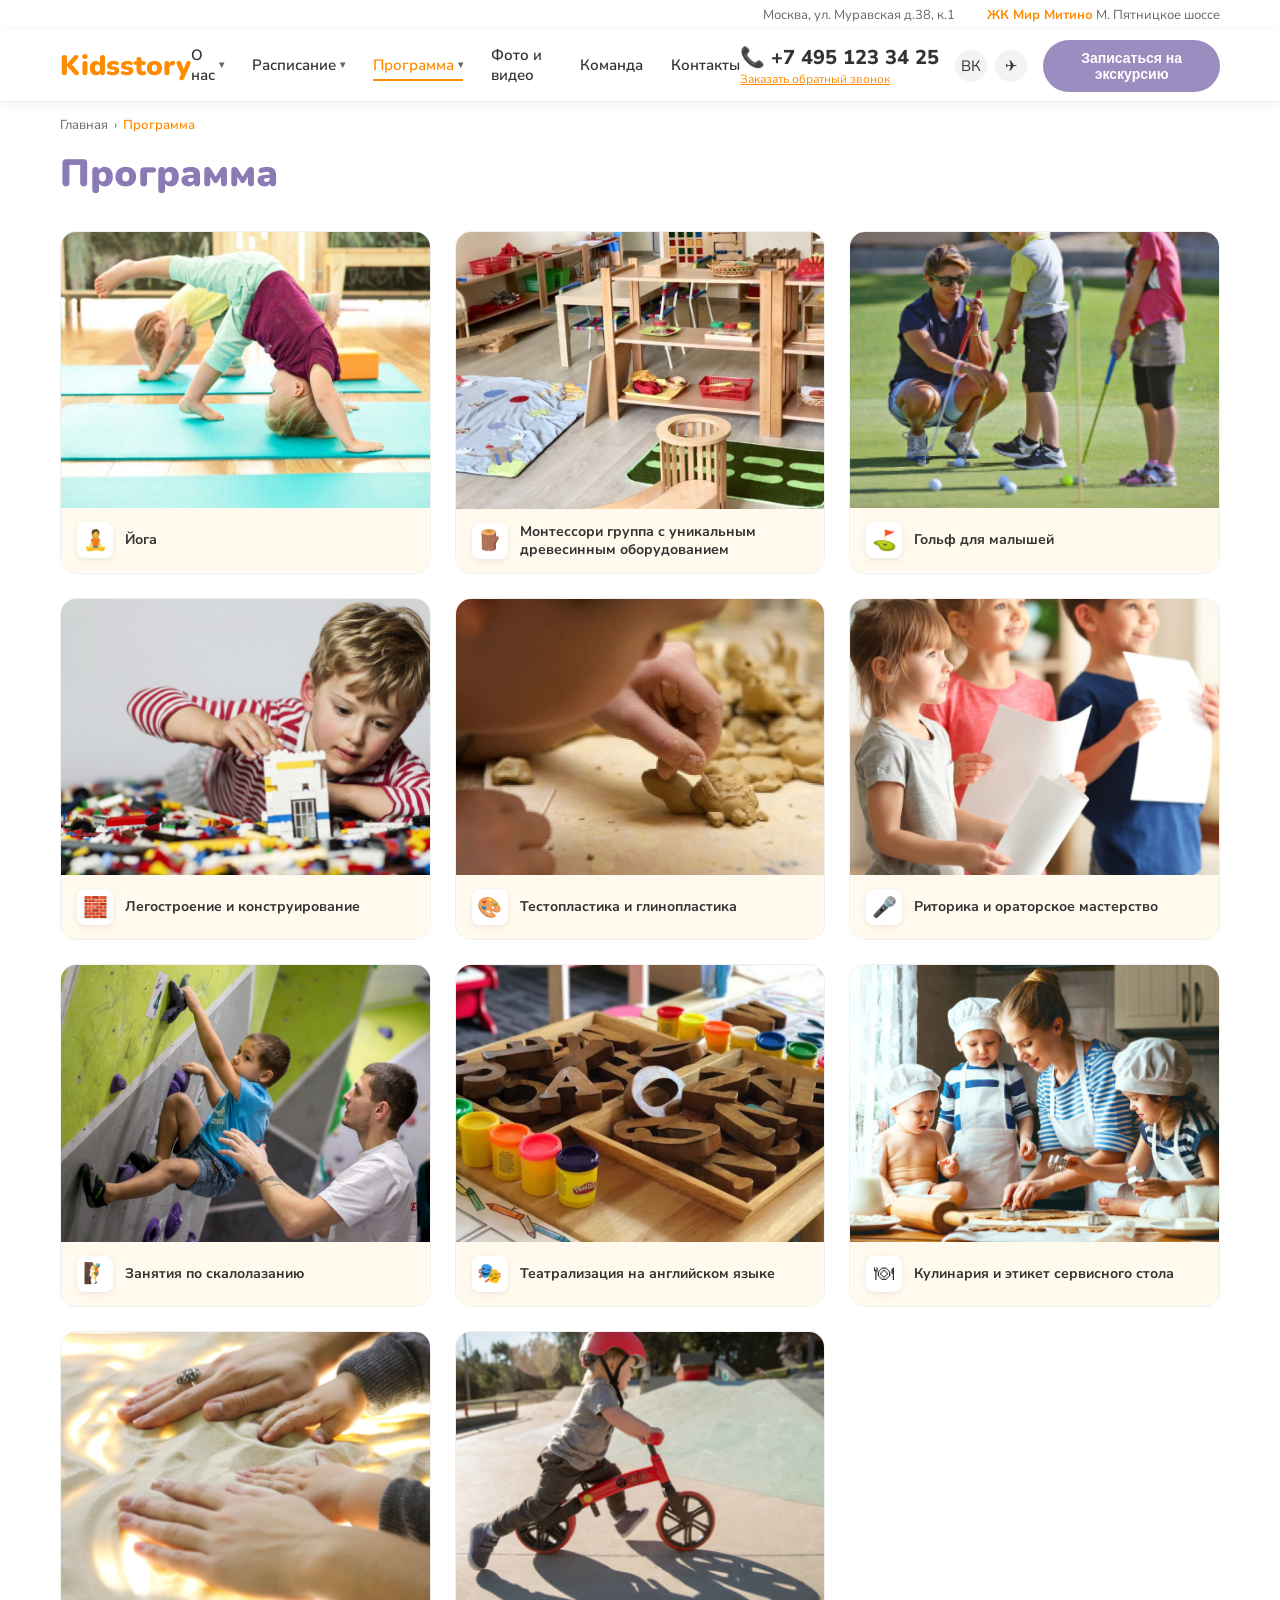
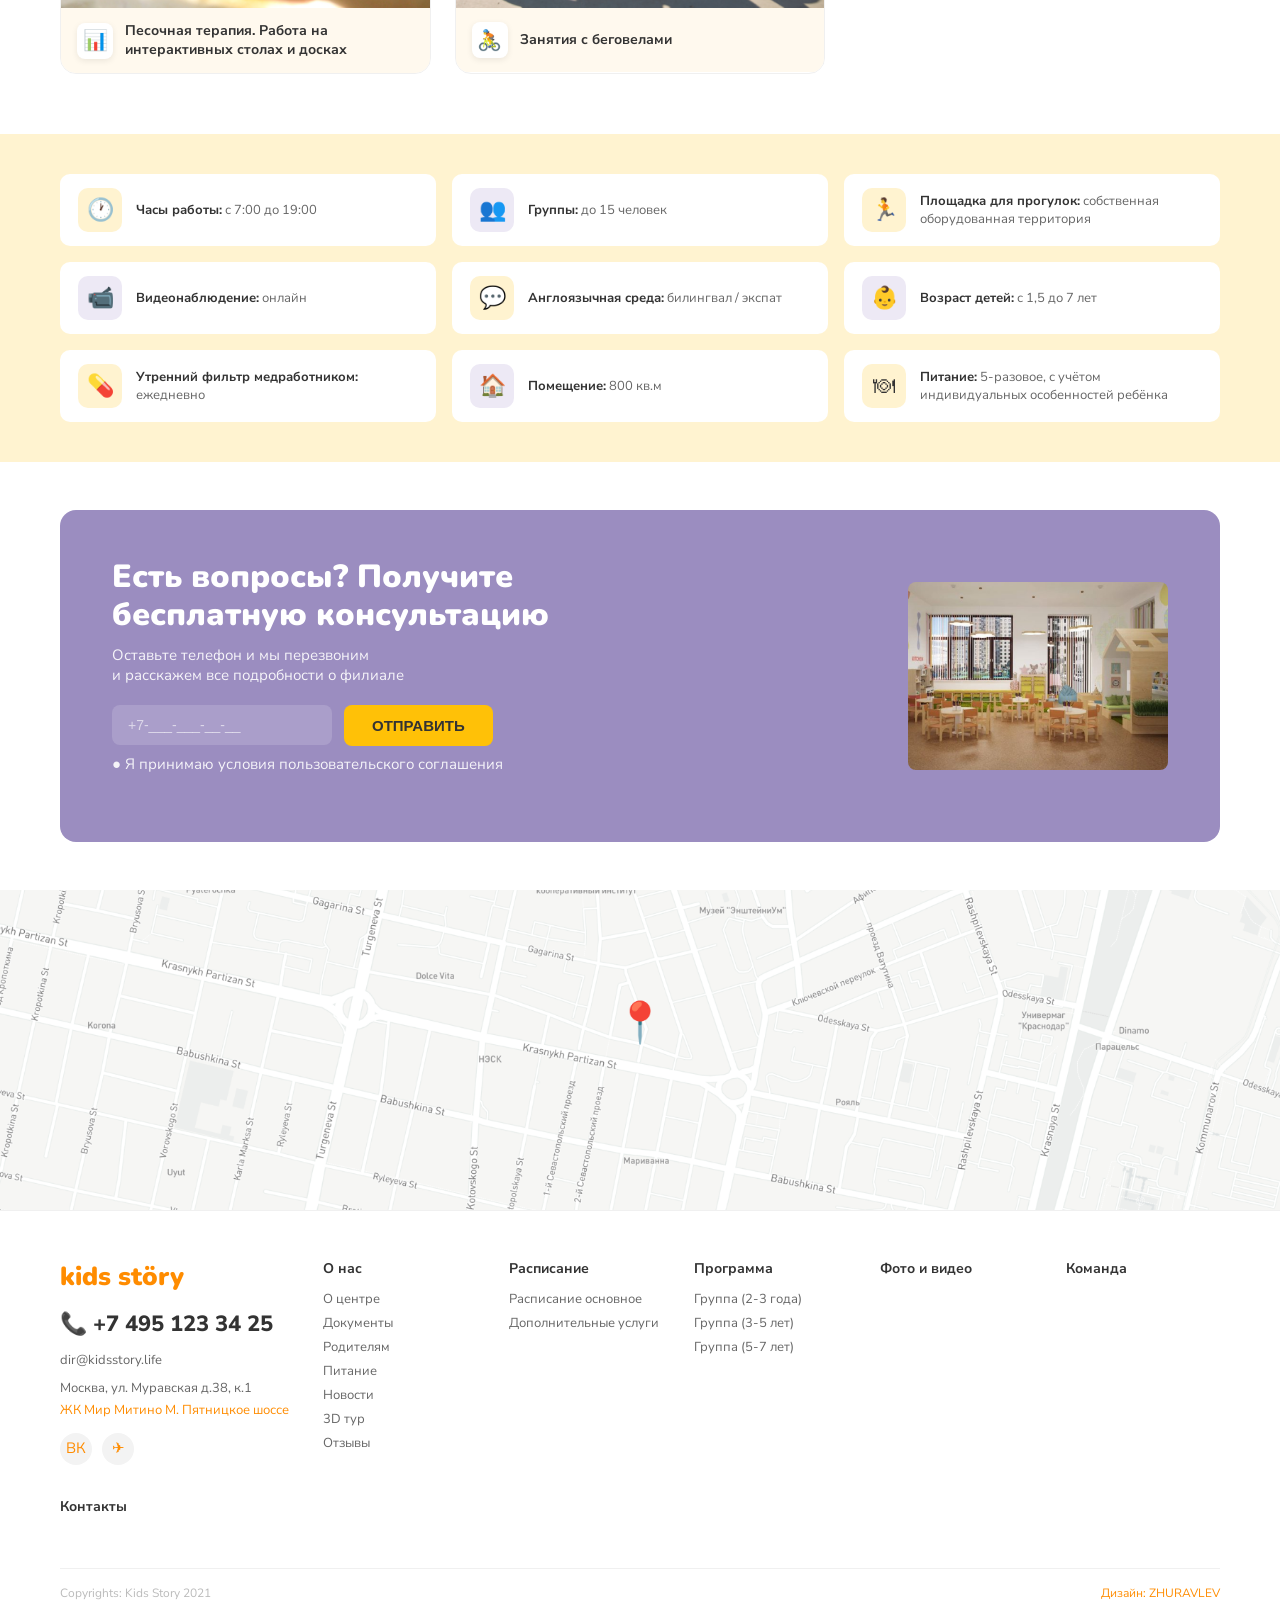
<file: services.html>
<!DOCTYPE html>
<html lang="ru">
<head>
<meta charset="UTF-8">
<meta name="viewport" content="width=device-width, initial-scale=1.0">
<title>Дополнительные услуги — Kids Story</title>
<link href="https://fonts.googleapis.com/css2?family=Nunito:wght@400;500;600;700;800;900&family=Nunito+Sans:wght@400;600;700&display=swap" rel="stylesheet">
<style>
  *, *::before, *::after { box-sizing: border-box; margin: 0; padding: 0; }
  :root {
    --yellow: #FFC107;
    --orange: #FF8C00;
    --purple: #8B7BB5;
    --purple-light: #B8A9D9;
    --purple-bg: #9B8DC0;
    --text: #333333;
    --text-light: #666666;
    --bg-cream: #FFF9EE;
    --bg-yellow-light: #FFF3D0;
    --white: #ffffff;
    --radius: 16px;
    --radius-sm: 10px;
  }
  body { font-family: 'Nunito Sans', sans-serif; color: var(--text); background: #fff; }
  a { text-decoration: none; color: inherit; }
  img { max-width: 100%; display: block; }

  .topbar { background: #fff; padding: 6px 60px; display: flex; justify-content: flex-end; gap: 32px; font-size: 13px; color: var(--text-light); }
  .topbar strong { color: var(--orange); font-weight: 700; }

  header {
    background: #fff; padding: 0 60px;
    display: flex; align-items: center; justify-content: space-between;
    height: 72px; border-bottom: 1px solid #f0f0f0;
    position: sticky; top: 0; z-index: 100;
    box-shadow: 0 2px 12px rgba(0,0,0,0.06);
  }
  .logo { display: flex; align-items: center; font-family: 'Nunito', sans-serif; font-size: 28px; font-weight: 900; color: #FF8C00; }
  .logo img { height: 48px; }
  nav { display: flex; align-items: center; gap: 28px; }
  .nav-item { font-size: 15px; font-weight: 600; color: var(--text); cursor: pointer; display: flex; align-items: center; gap: 4px; padding: 4px 0; border-bottom: 2px solid transparent; transition: border-color 0.2s, color 0.2s; }
  .nav-item:hover, .nav-item.active { color: var(--orange); border-bottom-color: var(--orange); }
  .nav-item .arrow { font-size: 10px; margin-top: 1px; color: var(--text-light); }
  .nav-item.active .arrow { color: var(--text-light); }
  a.nav-item { text-decoration: none; color: inherit; }
  .header-right { display: flex; align-items: center; gap: 16px; }
  .phone-block .phone { font-size: 20px; font-weight: 800; white-space: nowrap; }
  .phone-block .callback { font-size: 12px; color: var(--orange); cursor: pointer; text-decoration: underline; }
  .social-icons { display: flex; gap: 8px; }
  .social-icons a { width: 32px; height: 32px; border-radius: 50%; background: #f3f3f3; display: flex; align-items: center; justify-content: center; font-size: 15px; transition: background 0.2s; }
  .social-icons a:hover { background: var(--purple-light); color: #fff; }
  .btn-excursion { background: var(--purple-bg); color: #fff; padding: 10px 22px; border-radius: 30px; font-weight: 700; font-size: 14px; border: none; cursor: pointer; transition: background 0.2s; }
  .btn-excursion:hover { background: #7a6ba8; }

  .breadcrumb { padding: 14px 60px; font-size: 13px; color: var(--text-light); }
  .breadcrumb a { color: var(--text-light); }
  .breadcrumb a:hover { color: var(--orange); }
  .breadcrumb .sep { margin: 0 6px; }
  .breadcrumb .current { color: var(--orange); font-weight: 600; }

  .page-title { padding: 0 60px 32px; font-family: 'Nunito', sans-serif; font-size: 38px; font-weight: 900; color: var(--purple); }


  .services-section { padding: 0 60px 60px; }
  .services-cards {
    display: grid;
    grid-template-columns: repeat(3, 1fr);
    gap: 24px;
  }
  .service-big-card {
    border-radius: var(--radius);
    overflow: hidden;
    background: #fff;
    border: 1px solid #f0f0f0;
    cursor: pointer;
    transition: transform 0.2s, box-shadow 0.2s;
  }
  .service-big-card:hover { transform: translateY(-4px); box-shadow: 0 12px 30px rgba(0,0,0,0.12); }
  .service-big-card .card-img {
    width: 100%; aspect-ratio: 4/3; overflow: hidden;
  }
  .service-big-card .card-img img { width: 100%; height: 100%; object-fit: cover; transition: transform 0.3s; }
  .service-big-card:hover .card-img img { transform: scale(1.05); }
  .service-big-card .card-label {
    padding: 14px 16px;
    display: flex; align-items: center; gap: 12px;
    background: #FFF9EE;
  }
  .card-label-icon {
    width: 36px; height: 36px; border-radius: 8px;
    background: #fff; display: flex; align-items: center; justify-content: center;
    font-size: 20px; flex-shrink: 0;
    box-shadow: 0 2px 6px rgba(0,0,0,0.08);
  }
  .card-label-text { font-size: 14px; font-weight: 700; color: var(--text); line-height: 1.3; }

  .card-placeholder {
    background: #D8CCF0;
    aspect-ratio: 4/3;
  }


  .wave-section { background: var(--bg-yellow-light); padding: 40px 60px; }
  .wave-top { width: 100%; height: 50px; background: #fff; position: relative; }
  .wave-top::after {
    content: '';
    position: absolute; bottom: 0; left: 0; right: 0; height: 50px;
    background: var(--bg-yellow-light);
    clip-path: ellipse(55% 100% at 50% 100%);
  }

  .info-grid { display: grid; grid-template-columns: repeat(3, 1fr); gap: 16px; }
  .info-item { display: flex; align-items: center; gap: 14px; background: #fff; padding: 14px 18px; border-radius: var(--radius-sm); }
  .info-icon { width: 44px; height: 44px; border-radius: 10px; display: flex; align-items: center; justify-content: center; flex-shrink: 0; font-size: 22px; }
  .icon-yellow { background: #FFF3D0; }
  .icon-purple { background: #EDE9F5; }
  .info-item-text { font-size: 13px; line-height: 1.4; }
  .info-item-text strong { font-weight: 700; }
  .info-item-text span { color: var(--text-light); }

  .cta-section { padding: 48px 60px; }
  .cta-banner { background: var(--purple-bg); border-radius: var(--radius); padding: 48px 52px; display: flex; align-items: center; gap: 40px; position: relative; overflow: hidden; color: #fff; }
  .cta-banner-text { flex: 1; z-index: 2; }
  .cta-banner-text h2 { font-family: 'Nunito', sans-serif; font-size: 32px; font-weight: 900; margin-bottom: 10px; line-height: 1.2; }
  .cta-banner-text p { font-size: 15px; opacity: 0.9; margin-bottom: 20px; }
  .cta-form { display: flex; gap: 12px; align-items: center; }
  .cta-form input { padding: 12px 16px; border-radius: 8px; border: none; font-size: 14px; outline: none; min-width: 220px; background: rgba(255,255,255,0.15); color: #fff; }
  .cta-form input::placeholder { color: rgba(255,255,255,0.6); }
  .btn-submit { background: var(--yellow); color: var(--text); padding: 12px 28px; border-radius: 8px; border: none; font-weight: 800; font-size: 15px; cursor: pointer; }
  .cta-banner-img { width: 260px; flex-shrink: 0; z-index: 2; }
  .cta-banner-img img { width: 100%; border-radius: 8px; }
  .privacy-note { font-size: 11px; opacity: 0.7; margin-top: 8px; }
  .cta-shape { position: absolute; border-radius: 50%; opacity: 0.7; }


  .map-placeholder { width: 100%; height: 320px; background: #e8ece8; position: relative; overflow: hidden; }
  .map-placeholder img { width: 100%; height: 100%; object-fit: cover; }
  .map-pin { position: absolute; top: 50%; left: 50%; transform: translate(-50%,-100%); font-size: 40px; color: var(--purple); }


  footer { background: #fff; padding: 48px 60px 24px; border-top: 1px solid #f0f0f0; }
  .footer-top { display: grid; grid-template-columns: 1.5fr 1fr 1fr 1fr 1fr 1fr; gap: 32px; margin-bottom: 40px; }
  .footer-logo { font-family: 'Nunito', sans-serif; font-size: 26px; font-weight: 900; color: var(--orange); margin-bottom: 12px; }
  .footer-contact { font-size: 13px; color: var(--text-light); line-height: 1.7; }
  .footer-contact .big-phone { font-size: 22px; font-weight: 800; color: var(--text); }
  .footer-contact a { color: var(--orange); }
  .footer-social { display: flex; gap: 10px; margin-top: 12px; }
  .footer-social a { width: 32px; height: 32px; border-radius: 50%; background: #f3f3f3; display: flex; align-items: center; justify-content: center; font-size: 15px; }
  .footer-col h4 { font-weight: 700; font-size: 14px; margin-bottom: 12px; }
  .footer-col ul { list-style: none; }
  .footer-col ul li { font-size: 13px; color: var(--text-light); margin-bottom: 6px; }
  .footer-col ul li a:hover { color: var(--orange); }
  .footer-bottom { border-top: 1px solid #f0f0f0; padding-top: 16px; display: flex; justify-content: space-between; }
  .footer-bottom p { font-size: 12px; color: #bbb; }
  .footer-bottom a { font-size: 12px; color: var(--orange); }

  .hamburger { display: none; flex-direction: column; gap: 5px; cursor: pointer; padding: 6px; border: none; background: transparent; z-index: 201; }
  .hamburger span { display: block; width: 24px; height: 2px; background: var(--text); border-radius: 2px; transition: all 0.3s; }
  .hamburger.open span:nth-child(1) { transform: translateY(7px) rotate(45deg); }
  .hamburger.open span:nth-child(2) { opacity: 0; }
  .hamburger.open span:nth-child(3) { transform: translateY(-7px) rotate(-45deg); }
  .mobile-menu { display: none; position: fixed; inset: 0; background: var(--purple-bg); z-index: 200; flex-direction: column; align-items: center; justify-content: center; gap: 24px; padding: 40px 24px; }
  .mobile-menu.open { display: flex; }
  .mobile-menu-close { position: absolute; top: 18px; right: 24px; font-size: 32px; color: #fff; cursor: pointer; background: none; border: none; }
  .mobile-menu a { font-family: 'Nunito', sans-serif; font-size: 22px; font-weight: 800; color: #fff; text-transform: uppercase; letter-spacing: 1px; text-decoration: none; }
  .mobile-menu .mob-btn { margin-top: 8px; background: #fff; color: var(--purple-bg); padding: 13px 32px; border-radius: 30px; font-family: 'Nunito', sans-serif; font-weight: 800; font-size: 15px; border: none; cursor: pointer; }
  .mobile-menu .mob-phone { font-size: 18px; font-weight: 800; color: #fff; }

  @media (max-width: 768px) {
    .topbar { display: none; }
    header { height: 60px; padding: 0 16px; }
    .logo img { height: 38px; }
    nav { display: none; }
    .header-right { display: none; }
    .hamburger { display: flex; }

    .breadcrumb { padding: 10px 16px; }
    .page-title { padding: 0 16px 18px; font-size: 26px; }

    .services-section { padding: 0 16px 36px; }
    .services-cards { grid-template-columns: 1fr 1fr; gap: 14px; }
    .card-label-text { font-size: 12px; }

    .wave-section { padding: 28px 16px; }
    .info-grid { grid-template-columns: 1fr 1fr; gap: 10px; }
    .info-item { padding: 10px 12px; gap: 10px; }
    .info-icon { width: 36px; height: 36px; font-size: 18px; }
    .info-item-text { font-size: 12px; }

    .cta-section { padding: 20px 16px; }
    .cta-banner { flex-direction: column; padding: 28px 20px; gap: 20px; }
    .cta-banner-text h2 { font-size: 22px; }
    .cta-banner-text p { font-size: 14px; }
    .cta-form { flex-direction: column; gap: 10px; }
    .cta-form input { min-width: 0; width: 100%; }
    .cta-banner-img { width: 140px; align-self: flex-end; margin-top: -36px; }

    .map-placeholder { height: 220px; }

    footer { padding: 28px 16px 20px; }
    .footer-top { grid-template-columns: 1fr 1fr; gap: 20px; }
    .footer-top > div:first-child { grid-column: 1 / -1; }
    .footer-bottom { flex-direction: column; gap: 8px; text-align: center; }
  }

  @media (max-width: 480px) {
    .services-cards { grid-template-columns: 1fr; }
    .info-grid { grid-template-columns: 1fr; }
    .footer-top { grid-template-columns: 1fr; }
    .footer-top > div:first-child { grid-column: 1; }
    .cta-banner-text h2 { font-size: 20px; }
  }
</style>
</head>
<body>

<div class="topbar">
  <a href="#">Москва, ул. Муравская д.38, к.1</a>
  <a href="#"><strong>ЖК Мир Митино</strong> М. Пятницкое шоссе</a>
</div>

<header>
    <a href="index.html" class="logo">
        Kidsstory
    </a>
  <nav>
    <a href="index.html" class="nav-item">О нас <span class="arrow">▾</span></a>
    <a href="raspisanie.html" class="nav-item">Расписание <span class="arrow">▾</span></a>
    <a href="services.html" class="nav-item active">Программа <span class="arrow">▾</span></a>
    <a href="index.html#foto-video" class="nav-item">Фото и видео</a>
    <a href="index.html#komanda" class="nav-item">Команда</a>
    <a href="index.html#kontakty" class="nav-item">Контакты</a>
  </nav>
  <div class="header-right">
    <div class="phone-block">
      <div class="phone">📞 +7 495 123 34 25</div>
      <div class="callback">Заказать обратный звонок</div>
    </div>
    <div class="social-icons">
      <a href="#">ВК</a>
      <a href="#">✈</a>
    </div>
    <button class="btn-excursion">Записаться на экскурсию</button>
  </div>
  <button class="hamburger" id="ham" onclick="toggleMenu()" aria-label="Меню">
    <span></span><span></span><span></span>
  </button>
</header>
<div class="mobile-menu" id="mobileMenu">
  <button class="mobile-menu-close" onclick="toggleMenu()">✕</button>
  <a href="index.html" onclick="toggleMenu()">О нас</a>
  <a href="raspisanie.html" onclick="toggleMenu()">Расписание</a>
  <a href="services.html" onclick="toggleMenu()">Программа</a>
  <a href="index.html#foto-video" onclick="toggleMenu()">Фото и видео</a>
  <a href="index.html#komanda" onclick="toggleMenu()">Команда</a>
  <a href="index.html#kontakty" onclick="toggleMenu()">Контакты</a>
  <button class="mob-btn" onclick="toggleMenu()">Записаться на экскурсию</button>
  <div class="mob-phone">📞 +7 495 123 34 25</div>
</div>

<div class="breadcrumb">
  <a href="index.html">Главная</a><span class="sep">›</span><span class="current">Программа</span>
</div>

<h1 class="page-title">Программа</h1>

<div class="services-section">
  <div class="services-cards">

    <div class="service-big-card">
      <div class="card-img"><img src="images/img_28_yoga_1.png" alt="Йога"></div>
      <div class="card-label">
        <div class="card-label-icon">🧘</div>
        <div class="card-label-text">Йога</div>
      </div>
    </div>

    <div class="service-big-card">
      <div class="card-img"><img src="images/img_29_montessori_1.png" alt="Монтессори"></div>
      <div class="card-label">
        <div class="card-label-icon">🪵</div>
        <div class="card-label-text">Монтессори группа с уникальным древесинным оборудованием</div>
      </div>
    </div>

    <div class="service-big-card">
      <div class="card-img"><img src="images/img_30_teaching_golf_to_children_1.png" alt="Гольф"></div>
      <div class="card-label">
        <div class="card-label-icon">⛳</div>
        <div class="card-label-text">Гольф для малышей</div>
      </div>
    </div>

    <div class="service-big-card">
      <div class="card-img"><img src="images/img_32_lego_1.png" alt="Легостроение"></div>
      <div class="card-label">
        <div class="card-label-icon">🧱</div>
        <div class="card-label-text">Легостроение и конструирование</div>
      </div>
    </div>

    <div class="service-big-card">
      <div class="card-img"><img src="images/img_33_UylvXOx9iqM_1.png" alt="Тестопластика"></div>
      <div class="card-label">
        <div class="card-label-icon">🎨</div>
        <div class="card-label-text">Тестопластика и глинопластика</div>
      </div>
    </div>

    <div class="service-big-card">
      <div class="card-img"><img src="images/img_34_zanyatiya-po-vokalu_1.png" alt="Риторика"></div>
      <div class="card-label">
        <div class="card-label-icon">🎤</div>
        <div class="card-label-text">Риторика и ораторское мастерство</div>
      </div>
    </div>

    <div class="service-big-card">
      <div class="card-img"><img src="images/img_35_182e3f122eae409e4bd3b1d00313d702_1.png" alt="Скалолазание"></div>
      <div class="card-label">
        <div class="card-label-icon">🧗</div>
        <div class="card-label-text">Занятия по скалолазанию</div>
      </div>
    </div>

  
    <div class="service-big-card">
        <!--<div class="card-img card-placeholder"></div>-->
        <div class="card-img"><img src="images/img_1_photo_2021-11-25_07-41-41-1024x1024_1.png" alt="Песочная терапия"></div>
        <div class="card-label">
            <div class="card-label-icon">🎭</div>
            <div class="card-label-text">Театрализация на английском языке</div>
        </div>
    </div>

    <div class="service-big-card">
        <!--<div class="card-img card-placeholder"></div>-->
        <div class="card-img"><img src="images/R.jpg" alt="Песочная терапия"></div>
        <div class="card-label">
            <div class="card-label-icon">🍽</div>
            <div class="card-label-text">Кулинария и этикет сервисного стола</div>
        </div>
    </div>

    <div class="service-big-card">
      <div class="card-img"><img src="images/img_37_hello_html_m3166ba9d_1.png" alt="Песочная терапия"></div>
      <div class="card-label">
        <div class="card-label-icon">📊</div>
        <div class="card-label-text">Песочная терапия. Работа на интерактивных столах и досках</div>
      </div>
    </div>

    <div class="service-big-card">
      <div class="card-img"><img src="images/img_38_f06593775fca9f4417f3501119f7f6a3_1.png" alt="Беговелы"></div>
      <div class="card-label">
        <div class="card-label-icon">🚴</div>
        <div class="card-label-text">Занятия с беговелами</div>
      </div>
    </div>

  </div>
</div>

<div style="background: var(--bg-yellow-light); padding: 40px 60px;">
  <div class="info-grid">
    <div class="info-item">
      <div class="info-icon icon-yellow">🕐</div>
      <div class="info-item-text"><strong>Часы работы:</strong> <span>с 7:00 до 19:00</span></div>
    </div>
    <div class="info-item">
      <div class="info-icon icon-purple">👥</div>
      <div class="info-item-text"><strong>Группы:</strong> <span>до 15 человек</span></div>
    </div>
    <div class="info-item">
      <div class="info-icon icon-yellow">🏃</div>
      <div class="info-item-text"><strong>Площадка для прогулок:</strong> <span>собственная оборудованная территория</span></div>
    </div>
    <div class="info-item">
      <div class="info-icon icon-purple">📹</div>
      <div class="info-item-text"><strong>Видеонаблюдение:</strong> <span>онлайн</span></div>
    </div>
    <div class="info-item">
      <div class="info-icon icon-yellow">💬</div>
      <div class="info-item-text"><strong>Англоязычная среда:</strong> <span>билингвал / экспат</span></div>
    </div>
    <div class="info-item">
      <div class="info-icon icon-purple">👶</div>
      <div class="info-item-text"><strong>Возраст детей:</strong> <span>с 1,5 до 7 лет</span></div>
    </div>
    <div class="info-item">
      <div class="info-icon icon-yellow">💊</div>
      <div class="info-item-text"><strong>Утренний фильтр медработником:</strong> <span>ежедневно</span></div>
    </div>
    <div class="info-item">
      <div class="info-icon icon-purple">🏠</div>
      <div class="info-item-text"><strong>Помещение:</strong> <span>800 кв.м</span></div>
    </div>
    <div class="info-item">
      <div class="info-icon icon-yellow">🍽</div>
      <div class="info-item-text"><strong>Питание:</strong> <span>5-разовое, с учётом индивидуальных особенностей ребёнка</span></div>
    </div>
  </div>
</div>

<div class="cta-section">
  <div class="cta-banner">
    <div class="cta-banner-text">
      <h2>Есть вопросы? Получите<br>бесплатную консультацию</h2>
      <p>Оставьте телефон и мы перезвоним<br>и расскажем все подробности о филиале</p>
      <div class="cta-form">
        <input type="tel" placeholder="+7-___-___-__-__">
        <button class="btn-submit">ОТПРАВИТЬ</button>
      </div>
      <p class="privacy-note">● Я принимаю условия <a href="#" style="color:#fff;">пользовательского соглашения</a></p>
    </div>
    <div class="cta-banner-img">
      <img src="images/img_0_photo_2021-11-25_07-21-39-768x476_1.png" alt="Ребёнок">
    </div>
  </div>
</div>

<div class="map-placeholder">
  <img src="images/img_4_Mapsicle_Map.png" alt="Карта">
  <div class="map-pin">📍</div>
</div>

<footer>
  <div class="footer-top">
    <div>
      <div class="footer-logo">kids störy</div>
      <div class="footer-contact">
        <div class="big-phone">📞 +7 495 123 34 25</div>
        <div style="margin-top:6px;">dir@kidsstory.life</div>
        <div style="margin-top:6px;">Москва, ул. Муравская д.38, к.1<br><a href="#">ЖК Мир Митино М. Пятницкое шоссе</a></div>
        <div class="footer-social">
          <a href="#">ВК</a>
          <a href="#">✈</a>
        </div>
      </div>
    </div>
    <div class="footer-col">
      <h4>О нас</h4>
      <ul>
        <li><a href="index.html">О центре</a></li>
        <li><a href="#">Документы</a></li>
        <li><a href="#">Родителям</a></li>
        <li><a href="#">Питание</a></li>
        <li><a href="#">Новости</a></li>
        <li><a href="#">3D тур</a></li>
        <li><a href="index.html#otzyvy">Отзывы</a></li>
      </ul>
    </div>
    <div class="footer-col">
      <h4>Расписание</h4>
      <ul>
        <li><a href="raspisanie.html">Расписание основное</a></li>
        <li><a href="services.html">Дополнительные услуги</a></li>
      </ul>
    </div>
    <div class="footer-col">
      <h4>Программа</h4>
      <ul>
        <li><a href="#">Группа (2-3 года)</a></li>
        <li><a href="#">Группа (3-5 лет)</a></li>
        <li><a href="#">Группа (5-7 лет)</a></li>
      </ul>
    </div>
    <div class="footer-col"><h4>Фото и видео</h4></div>
    <div class="footer-col"><h4>Команда</h4></div>
    <div class="footer-col"><h4>Контакты</h4></div>
  </div>
  <div class="footer-bottom">
    <p>Copyrights: Kids Story 2021</p>
    <a href="#">Дизайн: ZHURAVLEV</a>
  </div>
</footer>

<script>
function toggleMenu(){
  var m=document.getElementById("mobileMenu");
  var h=document.getElementById("ham");
  m.classList.toggle("open");
  h.classList.toggle("open");
  document.body.style.overflow=m.classList.contains("open")?"hidden":"";
}
</script>
</body>
</html>
</file>
<file: style.css>
*, *::before, *::after { box-sizing: border-box; margin: 0; padding: 0; }

  :root {
    --yellow: #FFC107;
    --orange: #FF8C00;
    --purple: #8B7BB5;
    --purple-light: #B8A9D9;
    --purple-bg: #9B8DC0;
    --pink: #E8A0C0;
    --green: #7CB9A0;
    --teal: #5BBFB5;
    --text: #333333;
    --text-light: #666666;
    --bg-cream: #FFF9EE;
    --bg-yellow-light: #FFF3D0;
    --white: #ffffff;
    --icon-bg-yellow: #FFF3D0;
    --icon-bg-purple: #EDE9F5;
    --radius: 16px;
    --radius-sm: 10px;
  }

  body {
    font-family: 'Nunito Sans', 'Nunito', sans-serif;
    color: var(--text);
    background: #fff;
    overflow-x: hidden;
  }

  a { text-decoration: none; color: inherit; }
  ul { list-style: none; }
  img { max-width: 100%; display: block; }

  .topbar {
    background: #fff;
    padding: 6px 60px;
    display: flex;
    justify-content: flex-end;
    gap: 32px;
    font-size: 13px;
    color: var(--text-light);
  }
  .topbar a { color: var(--text-light); }
  .topbar a:hover { color: var(--purple); }
  .topbar strong { color: var(--orange); font-weight: 700; }

  header {
    background: #fff;
    padding: 0 60px;
    display: flex;
    align-items: center;
    justify-content: space-between;
    height: 72px;
    border-bottom: 1px solid #f0f0f0;
    position: sticky;
    top: 0;
    z-index: 100;
    box-shadow: 0 2px 12px rgba(0,0,0,0.06);
  }

  .logo {
    display: flex;
    align-items: center;
    gap: 8px;
    font-family: 'Nunito', sans-serif;
    font-size: 28px;
    font-weight: 900;
    color: #FF8C00;
  }
  .logo img { height: 48px; }

  nav {
    display: flex;
    align-items: center;
    gap: 28px;
  }

  .nav-item {
    font-size: 15px;
    font-weight: 600;
    color: var(--text);
    cursor: pointer;
    display: flex;
    align-items: center;
    gap: 4px;
    padding: 4px 0;
    border-bottom: 2px solid transparent;
    transition: border-color 0.2s, color 0.2s;
  }
  .nav-item:hover, .nav-item.active { color: var(--orange); border-bottom-color: var(--orange); }
  .nav-item .arrow { font-size: 10px; margin-top: 1px; color: var(--text-light); }
  .nav-item.active .arrow { color: var(--text-light); }
  a.nav-item { text-decoration: none; color: inherit; }

  .header-right {
    display: flex;
    align-items: center;
    gap: 16px;
  }
  .phone-block { text-align: center; }
  .phone-block .phone {
    font-size: 20px;
    font-weight: 800;
    color: var(--text);
    white-space: nowrap;
  }
  .phone-block .callback {
    font-size: 12px;
    color: var(--orange);
    cursor: pointer;
    text-decoration: underline;
  }
  .social-icons { display: flex; gap: 8px; align-items: center; }
  .social-icons a {
    width: 32px; height: 32px;
    display: flex; align-items: center; justify-content: center;
    border-radius: 50%;
    background: #f3f3f3;
    color: #555;
    font-size: 16px;
    transition: background 0.2s;
  }
  .social-icons a:hover { background: var(--purple-light); color: #fff; }

  .btn-excursion {
    background: var(--purple-bg);
    color: #fff;
    padding: 10px 22px;
    border-radius: 30px;
    font-weight: 700;
    font-size: 14px;
    white-space: nowrap;
    transition: background 0.2s, transform 0.15s;
    border: none;
    cursor: pointer;
  }
  .btn-excursion:hover { background: #7a6ba8; transform: translateY(-1px); }

  .hero {
    background: var(--bg-cream);
    padding: 0 60px;
    display: flex;
    align-items: stretch;
    min-height: 420px;
    position: relative;
    overflow: hidden;
  }

  .hero-left {
    flex: 1;
    padding: 60px 40px 60px 0;
    display: flex;
    flex-direction: column;
    justify-content: center;
    z-index: 2;
  }

  .hero-left h1 {
    font-family: 'Nunito', sans-serif;
    font-size: 56px;
    font-weight: 900;
    color: var(--text);
    line-height: 1.1;
    margin-bottom: 12px;
  }
  .hero-left h1 span { color: var(--orange); }

  .hero-subtitle {
    font-size: 20px;
    font-weight: 600;
    color: var(--text-light);
    margin-bottom: 28px;
  }

  .slider-controls {
    display: flex;
    gap: 12px;
    align-items: center;
  }
  .slider-btn {
    width: 40px; height: 40px;
    border-radius: 50%;
    border: 2px solid var(--purple-light);
    background: #fff;
    cursor: pointer;
    display: flex; align-items: center; justify-content: center;
    color: var(--purple);
    font-size: 18px;
    transition: all 0.2s;
  }
  .slider-btn:hover { background: var(--purple-bg); color: #fff; border-color: var(--purple-bg); }

  .hero-shape {
    position: absolute;
    border-radius: 50%;
    opacity: 0.7;
  }
  .shape-yellow { width: 180px; height: 180px; background: var(--yellow); top: -40px; left: 280px; border-radius: 40% 60% 60% 40%; }
  .shape-pink { width: 100px; height: 100px; background: #F4A0B8; bottom: 40px; left: 220px; border-radius: 50%; }
  .shape-green { width: 80px; height: 80px; background: #7CB9A0; top: 20px; right: 420px; border-radius: 50%; }
  .shape-triangle {
    position: absolute;
    width: 0; height: 0;
    border-left: 50px solid transparent;
    border-right: 50px solid transparent;
    border-bottom: 80px solid #F4D03F;
    bottom: 60px; right: 380px;
    opacity: 0.6;
  }

.hero-img {
    width: 340px;
    display: flex;
    align-items: center; /* ← */
    justify-content: center; /* ← добавить */
    z-index: 2;
    position: relative;
}
    .hero-img img {
        width: 100%;
        height: auto;
        object-fit: contain; /* ← cover → contain */
        object-position: center; /* ← добавить */
    }

  .hero-form {
    width: 300px;
    background: var(--purple-bg);
    padding: 32px 28px;
    display: flex;
    flex-direction: column;
    justify-content: center;
    gap: 16px;
    color: #fff;
  }
  .hero-form h3 {
    font-family: 'Nunito', sans-serif;
    font-size: 22px;
    font-weight: 800;
    line-height: 1.3;
  }
  .hero-form p { font-size: 13px; opacity: 0.85; line-height: 1.5; }
  .form-group input {
    width: 100%;
    padding: 10px 14px;
    border-radius: 8px;
    border: none;
    font-size: 14px;
    outline: none;
    background: rgba(255,255,255,0.15);
    color: #fff;
  }
  .form-group input::placeholder { color: rgba(255,255,255,0.6); }
  .btn-submit {
    background: var(--yellow);
    color: var(--text);
    padding: 12px;
    border-radius: 8px;
    border: none;
    font-weight: 800;
    font-size: 15px;
    cursor: pointer;
    width: 100%;
    transition: background 0.2s;
  }
  .btn-submit:hover { background: #e6ad00; }

  .info-row {
    background: var(--bg-yellow-light);
    padding: 28px 60px;
  }
  .info-grid {
    display: grid;
    grid-template-columns: repeat(3, 1fr);
    gap: 16px;
  }
  .info-item {
    display: flex;
    align-items: center;
    gap: 14px;
    background: #fff;
    padding: 14px 18px;
    border-radius: var(--radius-sm);
  }
  .info-icon {
    width: 44px; height: 44px;
    border-radius: 10px;
    display: flex; align-items: center; justify-content: center;
    flex-shrink: 0;
    font-size: 22px;
  }
  .icon-yellow { background: var(--icon-bg-yellow); }
  .icon-purple { background: var(--icon-bg-purple); }
  .info-item-text { font-size: 13px; line-height: 1.4; }
  .info-item-text strong { font-weight: 700; color: var(--text); }
  .info-item-text span { color: var(--text-light); }

  section { padding: 60px; }
  .section-title {
    font-family: 'Nunito', sans-serif;
    font-size: 32px;
    font-weight: 800;
    color: var(--purple);
    margin-bottom: 8px;
  }
  .section-subtitle {
    font-size: 15px;
    color: var(--text-light);
    margin-bottom: 32px;
  }

  .cta-banner {
    margin: 0 60px;
    background: var(--purple-bg);
    border-radius: var(--radius);
    padding: 48px 52px;
    display: flex;
    align-items: center;
    gap: 40px;
    position: relative;
    overflow: hidden;
    color: #fff;
  }
  .cta-banner-text { flex: 1; z-index: 2; }
  .cta-banner-text h2 {
    font-family: 'Nunito', sans-serif;
    font-size: 32px;
    font-weight: 900;
    margin-bottom: 10px;
    line-height: 1.2;
  }
  .cta-banner-text p { font-size: 15px; opacity: 0.9; margin-bottom: 20px; }
  .cta-form { display: flex; gap: 12px; align-items: center; }
  .cta-form input {
    padding: 12px 16px;
    border-radius: 8px;
    border: none;
    font-size: 14px;
    outline: none;
    min-width: 220px;
    background: rgba(255,255,255,0.15);
    color: #fff;
  }
  .cta-form input::placeholder { color: rgba(255,255,255,0.6); }
.cta-banner-img {
    width: 260px;
    flex-shrink: 0;
    z-index: 2;
    display: flex; /* ← добавить */
    align-items: center; /* ← добавить */
    justify-content: center; /* ← добавить */
}
  .cta-banner-img img { width: 100%; border-radius: 8px; }

  .cta-shape-1 { position: absolute; width: 120px; height: 120px; background: #E8A0B8; border-radius: 50%; right: 280px; top: -30px; opacity: 0.7; }
  .cta-shape-2 { position: absolute; width: 80px; height: 80px; background: #7CB9A0; border-radius: 50%; right: 300px; bottom: 20px; opacity: 0.7; }
  .cta-shape-3 { position: absolute; width: 60px; height: 60px; background: #F4D03F; border-radius: 50%; right: 200px; top: 40px; opacity: 0.7; }
  .cta-triangle {
    position: absolute;
    width: 0; height: 0;
    border-left: 40px solid transparent;
    border-right: 40px solid transparent;
    border-bottom: 70px solid #E8968C;
    right: 240px; bottom: 30px;
    opacity: 0.6;
  }

  .privacy-note { font-size: 11px; opacity: 0.7; margin-top: 8px; }
  .privacy-note a { text-decoration: underline; }

  .services-grid {
    display: grid;
    grid-template-columns: repeat(4, 1fr);
    gap: 16px;
  }
  .service-card {
    background: var(--icon-bg-yellow);
    border-radius: var(--radius-sm);
    padding: 18px 16px;
    display: flex;
    align-items: center;
    gap: 14px;
    cursor: pointer;
    transition: transform 0.15s, box-shadow 0.15s;
  }
  .service-card:hover { transform: translateY(-2px); box-shadow: 0 6px 20px rgba(0,0,0,0.1); }
  .service-icon {
    width: 42px; height: 42px;
    border-radius: 10px;
    background: #fff;
    display: flex; align-items: center; justify-content: center;
    flex-shrink: 0;
    font-size: 20px;
  }
  .service-card span {
    font-size: 14px;
    font-weight: 600;
    line-height: 1.3;
    color: var(--text);
  }

  .gallery-section { background: var(--bg-cream); }
  .video-grid {
    display: grid;
    grid-template-columns: repeat(3, 1fr);
    gap: 20px;
  }
  .video-thumb {
    position: relative;
    border-radius: var(--radius);
    overflow: hidden;
    aspect-ratio: 4/3;
    cursor: pointer;
  }
  .video-thumb img {
    width: 100%; height: 100%;
    object-fit: cover;
    transition: transform 0.3s;
  }
  .video-thumb:hover img { transform: scale(1.05); }
  .play-btn {
    position: absolute;
    inset: 0;
    display: flex; align-items: center; justify-content: center;
  }
  .play-btn-circle {
    width: 60px; height: 60px;
    border-radius: 50%;
    background: rgba(255,255,255,0.9);
    display: flex; align-items: center; justify-content: center;
    font-size: 22px;
    color: var(--purple);
    transition: transform 0.2s;
  }
  .video-thumb:hover .play-btn-circle { transform: scale(1.1); }

  .dots { display: flex; gap: 8px; justify-content: center; margin-top: 20px; }
  .dot { width: 10px; height: 10px; border-radius: 50%; background: #ddd; cursor: pointer; }
  .dot.active { background: var(--purple); }

  .advantages-grid {
    display: grid;
    grid-template-columns: repeat(3, 1fr);
    gap: 16px;
  }
  .adv-card {
    background: var(--icon-bg-yellow);
    border-radius: var(--radius-sm);
    padding: 20px;
    display: flex;
    align-items: center;
    gap: 14px;
    transition: transform 0.15s;
  }
  .adv-card:hover { transform: translateY(-2px); }
  .adv-icon {
    width: 44px; height: 44px;
    border-radius: 10px;
    background: var(--icon-bg-purple);
    display: flex; align-items: center; justify-content: center;
    font-size: 22px;
    flex-shrink: 0;
  }
  .adv-card span { font-size: 15px; font-weight: 600; }

  .team-slider {
    display: flex;
    gap: 24px;
    align-items: flex-start;
    position: relative;
  }
  .team-card {
    flex: 0 0 calc(25% - 18px);
    text-align: center;
  }
  .team-photo {
    width: 100%;
    aspect-ratio: 3/4;
    border-radius: var(--radius);
    overflow: hidden;
    margin-bottom: 12px;
  }
  .team-photo img { width: 100%; height: 100%; object-fit: cover; }
  .team-name { font-size: 12px; font-weight: 700; color: var(--orange); text-transform: uppercase; letter-spacing: 0.5px; }
  .team-fullname { font-size: 15px; font-weight: 700; margin: 2px 0; }
  .team-role { font-size: 13px; color: var(--text-light); }
  .team-exp { font-size: 13px; color: var(--text-light); }

  .slider-arrow {
    position: absolute;
    top: 40%;
    width: 40px; height: 40px;
    border-radius: 50%;
    background: #fff;
    border: 2px solid #eee;
    cursor: pointer;
    display: flex; align-items: center; justify-content: center;
    font-size: 18px;
    color: var(--text-light);
    z-index: 5;
    box-shadow: 0 2px 8px rgba(0,0,0,0.1);
    transition: all 0.2s;
  }
  .slider-arrow:hover { border-color: var(--purple); color: var(--purple); }
  .slider-arrow.left { left: -20px; }
  .slider-arrow.right { right: -20px; }

  .about-section { background: #f9f6ff; }
  .about-content { display: grid; grid-template-columns: 1fr 1fr; gap: 60px; align-items: center; }
  .about-text h2 { font-family: 'Nunito', sans-serif; font-size: 28px; font-weight: 800; margin-bottom: 16px; color: var(--text); }
  .about-text .mission { color: var(--orange); font-weight: 700; margin-bottom: 16px; font-size: 15px; }
  .about-text ul { margin-top: 12px; display: flex; flex-direction: column; gap: 8px; }
  .about-text ul li { font-size: 14px; color: var(--text-light); padding-left: 16px; position: relative; line-height: 1.5; }
  .about-text ul li::before { content: '•'; position: absolute; left: 0; color: var(--orange); }

  .reviews-grid {
    display: grid;
    grid-template-columns: 1fr 1fr;
    gap: 24px;
    position: relative;
  }
  .review-card {
    background: #fff;
    border-radius: var(--radius);
    padding: 24px;
    border: 1px solid #f0f0f0;
    box-shadow: 0 2px 12px rgba(0,0,0,0.05);
  }
  .review-header { display: flex; align-items: center; gap: 12px; margin-bottom: 14px; }
  .reviewer-avatar {
    width: 48px; height: 48px;
    border-radius: 50%;
    background: var(--purple-light);
    display: flex; align-items: center; justify-content: center;
    font-size: 22px;
    color: #fff;
    overflow: hidden;
  }
  .reviewer-avatar img { width: 100%; height: 100%; object-fit: cover; }
  .reviewer-name { font-weight: 700; font-size: 15px; }
  .reviewer-city { font-size: 12px; color: var(--text-light); }
  .review-text { font-size: 14px; color: var(--text-light); line-height: 1.6; }
  .review-link { display: inline-block; margin-top: 12px; font-size: 13px; color: var(--purple); font-weight: 600; }

  .map-section { padding: 0; }
  .map-placeholder {
    width: 100%;
    height: 320px;
    background: #e8ece8;
    position: relative;
    overflow: hidden;
  }
  .map-placeholder img { width: 100%; height: 100%; object-fit: cover; }
  .map-pin {
    position: absolute;
    top: 50%; left: 50%;
    transform: translate(-50%, -100%);
    font-size: 40px;
    color: var(--purple);
  }

  footer {
    background: #fff;
    padding: 48px 60px 24px;
    border-top: 1px solid #f0f0f0;
  }
  .footer-top { display: grid; grid-template-columns: 1.5fr 1fr 1fr 1fr 1fr 1fr; gap: 32px; margin-bottom: 40px; }
  .footer-logo { font-family: 'Nunito', sans-serif; font-size: 26px; font-weight: 900; color: var(--orange); margin-bottom: 12px; }
  .footer-contact { font-size: 13px; color: var(--text-light); line-height: 1.7; }
  .footer-contact .big-phone { font-size: 22px; font-weight: 800; color: var(--text); display: flex; align-items: center; gap: 6px; }
  .footer-contact .big-phone::before { content: '📞'; font-size: 16px; }
  .footer-contact a { color: var(--orange); }
  .footer-social { display: flex; gap: 10px; margin-top: 12px; }
  .footer-social a {
    width: 32px; height: 32px;
    border-radius: 50%;
    background: #f3f3f3;
    display: flex; align-items: center; justify-content: center;
    font-size: 15px;
    color: #555;
    transition: background 0.2s;
  }
  .footer-social a:hover { background: var(--purple-light); color: #fff; }
  .footer-col h4 { font-weight: 700; font-size: 14px; margin-bottom: 12px; }
  .footer-col ul li { font-size: 13px; color: var(--text-light); margin-bottom: 6px; }
  .footer-col ul li a:hover { color: var(--orange); }
  .footer-bottom { border-top: 1px solid #f0f0f0; padding-top: 16px; display: flex; justify-content: space-between; align-items: center; }
  .footer-bottom p { font-size: 12px; color: #bbb; }
  .footer-bottom a { font-size: 12px; color: var(--orange); }

  .wave-divider { position: relative; height: 60px; overflow: hidden; }
  .wave-divider svg { position: absolute; bottom: 0; }

  .breadcrumb { padding: 14px 60px; font-size: 13px; color: var(--text-light); }
  .breadcrumb a { color: var(--text-light); }
  .breadcrumb a:hover { color: var(--orange); }
  .breadcrumb .sep { margin: 0 6px; color: var(--text-light); font-weight: 400; }
  .breadcrumb .current { color: var(--orange); font-weight: 600; }

  .page-title {
    padding: 0 60px 24px;
    font-family: 'Nunito', sans-serif;
    font-size: 38px;
    font-weight: 900;
    color: var(--purple);
  }
  .page-intro {
    padding: 0 60px 28px;
    max-width: 900px;
    font-size: 15px;
    color: var(--text-light);
    line-height: 1.6;
  }
  .schedule-section { padding: 0 60px 48px; }
  .schedule-block-title {
    font-family: 'Nunito', sans-serif;
    font-size: 20px;
    font-weight: 800;
    color: var(--text);
    margin-bottom: 14px;
    margin-top: 8px;
  }
  .schedule-block-title:first-child { margin-top: 0; }
  .schedule-wrap {
    overflow-x: auto;
    border-radius: var(--radius);
    box-shadow: 0 2px 12px rgba(0,0,0,0.06);
    margin-bottom: 36px;
  }
  .schedule-table {
    width: 100%;
    min-width: 480px;
    border-collapse: collapse;
    background: #fff;
  }
  .schedule-table th,
  .schedule-table td {
    padding: 14px 18px;
    text-align: left;
    border-bottom: 1px solid #f0f0f0;
    font-size: 14px;
    vertical-align: top;
  }
  .schedule-table thead th {
    background: var(--icon-bg-purple);
    color: var(--text);
    font-weight: 800;
    font-family: 'Nunito', sans-serif;
  }
  .schedule-table tbody tr:last-child td { border-bottom: none; }
  .schedule-table .col-time {
    color: var(--orange);
    font-weight: 800;
    white-space: nowrap;
    width: 1%;
    font-family: 'Nunito', sans-serif;
  }
  .schedule-table .muted { color: var(--text-light); font-size: 13px; }

.hamburger {
  display: none;
  flex-direction: column;
  gap: 5px;
  cursor: pointer;
  padding: 6px;
  border: none;
  background: transparent;
  z-index: 201;
}
.hamburger span {
  display: block;
  width: 24px;
  height: 2px;
  background: var(--text);
  border-radius: 2px;
  transition: all 0.3s;
}
.hamburger.open span:nth-child(1) { transform: translateY(7px) rotate(45deg); }
.hamburger.open span:nth-child(2) { opacity: 0; }
.hamburger.open span:nth-child(3) { transform: translateY(-7px) rotate(-45deg); }

.mobile-menu {
  display: none;
  position: fixed;
  inset: 0;
  background: var(--purple-bg);
  z-index: 200;
  flex-direction: column;
  align-items: center;
  justify-content: center;
  gap: 24px;
  padding: 40px 24px;
}
.mobile-menu.open { display: flex; }
.mobile-menu-close {
  position: absolute;
  top: 18px;
  right: 24px;
  font-size: 32px;
  color: #fff;
  cursor: pointer;
  line-height: 1;
  background: none;
  border: none;
}
.mobile-menu a {
  font-family: 'Nunito', sans-serif;
  font-size: 22px;
  font-weight: 800;
  color: #fff;
  text-transform: uppercase;
  letter-spacing: 1px;
  text-decoration: none;
}
.mobile-menu .mob-btn {
  margin-top: 8px;
  background: #fff;
  color: var(--purple-bg);
  padding: 13px 32px;
  border-radius: 30px;
  font-family: 'Nunito', sans-serif;
  font-weight: 800;
  font-size: 15px;
  border: none;
  cursor: pointer;
}
.mobile-menu .mob-phone {
  font-size: 18px;
  font-weight: 800;
  color: #fff;
}

@media (max-width: 768px) {

  .topbar { display: none; }

  header {
    height: 60px;
    padding: 0 16px;
  }
  .logo img { height: 38px; }
  nav { display: none; }
  .header-right { display: none; }
  .hamburger { display: flex; }

  .hero {
    flex-direction: column;
    padding: 0;
    min-height: unset;
  }
  .hero-left {
    padding: 28px 20px 20px;
    order: 1;
  }
  .hero-left h1 { font-size: 36px; }
  .hero-subtitle { font-size: 16px; margin-bottom: 18px; }
  .hero-shape, .shape-triangle { display: none; }
    .hero-img {
        width: 100%;
        height: 220px;
        max-height: 220px;
        overflow: hidden;
        order: 2;
        display: flex;
        align-items: center; /* ← */
        justify-content: center;
        background: var(--bg-cream);
    }

        .hero-img img {
            width: auto;
            height: 220px;
            max-width: 100%;
            object-fit: contain;
            object-position: top center;
        }
  .hero-form {
    width: 100%;
    order: 3;
    padding: 28px 20px;
    border-radius: 0;
  }

  .info-row { padding: 20px 16px; }
  .info-grid { grid-template-columns: 1fr 1fr; gap: 10px; }
  .info-item { padding: 10px 12px; gap: 10px; }
  .info-icon { width: 36px; height: 36px; }
  .info-item-text { font-size: 12px; }

  .cta-banner {
    flex-direction: column;
    padding: 28px 20px;
    gap: 20px;
  }
  .cta-banner-img {
    width: 160px;
    align-self: flex-end;
    margin-top: -40px;
  }
  .cta-banner-text h2 { font-size: 22px; }
  .cta-banner-text p  { font-size: 14px; }
  .cta-form { flex-direction: column; gap: 10px; }
  .cta-form input { min-width: 0; width: 100%; }
  .cta-shape-1, .cta-shape-2, .cta-shape-3, .cta-triangle { display: none; }
  div[style*="padding: 48px 60px"] {
    padding: 24px 16px !important;
  }

  section { padding: 36px 16px; }
  .section-title { font-size: 24px; }

  .services-grid { grid-template-columns: 1fr 1fr; gap: 10px; }
  .service-card { padding: 12px; gap: 10px; }
  .service-icon { width: 36px; height: 36px; font-size: 16px; }
  .service-card span { font-size: 12px; }

  .video-grid { grid-template-columns: 1fr; gap: 14px; }

  .advantages-grid { grid-template-columns: 1fr 1fr; gap: 10px; }
  .adv-card { padding: 14px; }
  .adv-card span { font-size: 13px; }

  .team-slider {
    overflow-x: auto;
    padding-bottom: 12px;
    -webkit-overflow-scrolling: touch;
    scrollbar-width: none;
  }
  .team-slider::-webkit-scrollbar { display: none; }
  .team-card { flex: 0 0 200px; }
  .slider-arrow { display: none; }

  .about-content { grid-template-columns: 1fr; gap: 24px; }

  .reviews-grid { grid-template-columns: 1fr; gap: 16px; }

  .map-placeholder { height: 220px; }

  footer {
    padding: 32px 16px 20px;
  }
  .footer-top {
    grid-template-columns: 1fr 1fr;
    gap: 24px;
  }
  .footer-top > div:first-child {
    grid-column: 1 / -1;
  }
  .footer-bottom {
    flex-direction: column;
    gap: 8px;
    text-align: center;
  }

  .breadcrumb { padding: 10px 16px; }
  .page-title { padding: 0 16px 18px; font-size: 28px; }
  .page-intro { padding: 0 16px 20px; font-size: 14px; }

  .schedule-section { padding: 0 16px 36px; }
  .schedule-table th,
  .schedule-table td { padding: 10px 12px; font-size: 13px; }
}

@media (max-width: 480px) {

  .hero-left h1 { font-size: 30px; }
  .hero-form h3 { font-size: 18px; }

  .info-grid { grid-template-columns: 1fr; }

  .services-grid { grid-template-columns: 1fr; }
  .service-card span { font-size: 13px; }

  .advantages-grid { grid-template-columns: 1fr; }

  .footer-top { grid-template-columns: 1fr; }
  .footer-top > div:first-child { grid-column: 1; }

  .section-title { font-size: 22px; }
  .cta-banner-text h2 { font-size: 20px; }
}

@media (max-width: 768px) {
  .cta-wrap-outer { padding: 20px 16px !important; }
}
</file>
